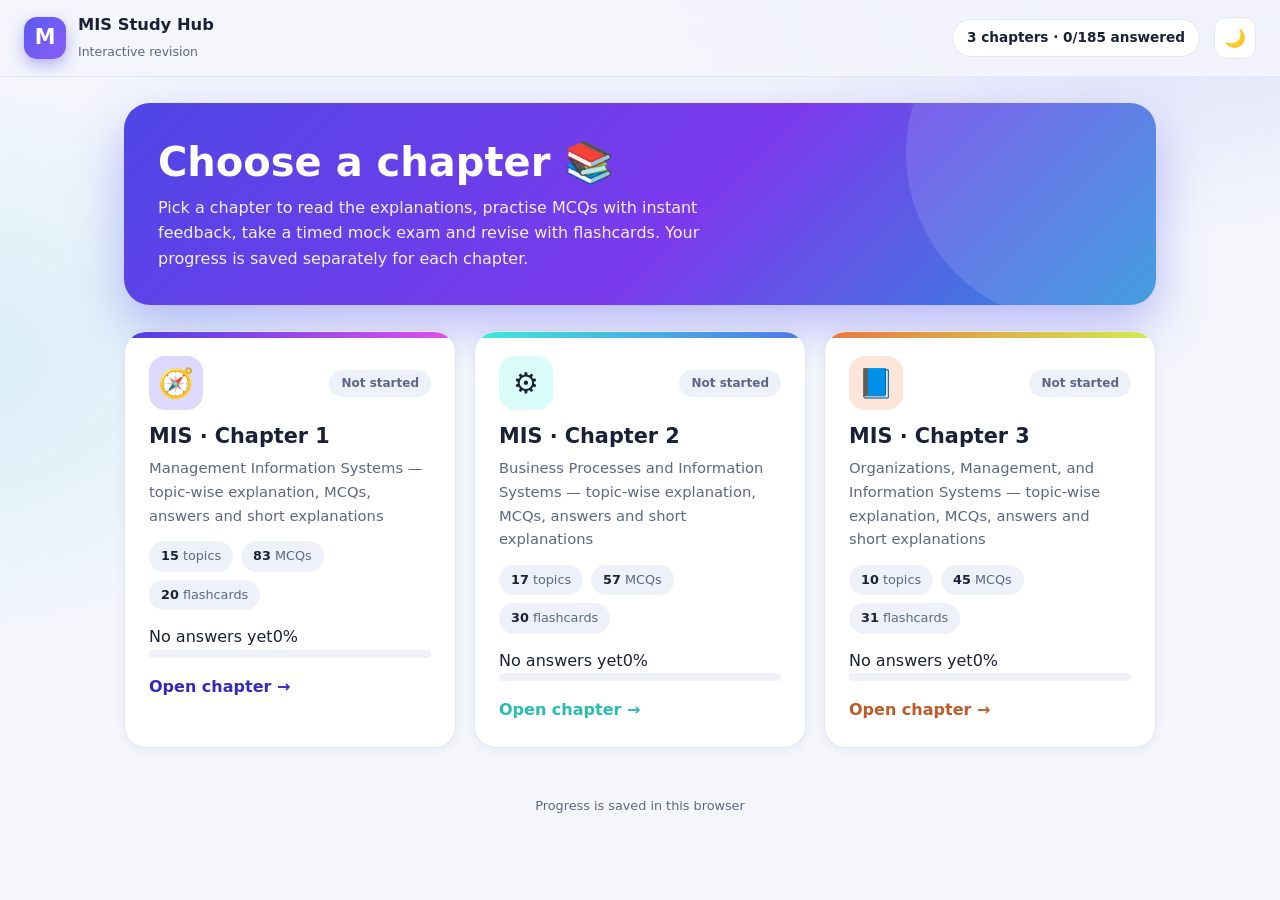
<file: mis-site/index.html>
<!DOCTYPE html>
<html lang="en" data-theme="light">
<head>
  <meta charset="UTF-8">
  <meta name="viewport" content="width=device-width, initial-scale=1">
  <title>MIS Study Hub · All Chapters</title>
  <meta name="description" content="Interactive Management Information Systems study hub: pick a chapter to study, practise MCQs and take mock exams.">
  <link rel="stylesheet" href="style.css">
</head>
<body class="lib-body">
  <header class="topbar lib-top">
    <a class="brand" href="index.html">
      <span class="logo">M</span>
      <span><b>MIS Study Hub</b><small>Interactive revision</small></span>
    </a>
    <div class="pill" id="libPill" style="margin-left:auto">…</div>
    <button id="themeBtn" class="icon-btn" aria-label="Toggle theme">🌙</button>
  </header>

  <main class="lib" id="lib">
    <section class="hero lib-hero fade">
      <div>
        <h1>Choose a chapter 📚</h1>
        <p>Pick a chapter to read the explanations, practise MCQs with instant feedback, take a timed mock exam and revise with flashcards. Your progress is saved separately for each chapter.</p>
      </div>
    </section>
    <div class="chgrid" id="chgrid"><div class="empty">Loading chapters…</div></div>
  </main>
  <footer class="foot">Progress is saved in this browser</footer>

  <script src="chapters.js"></script>
  <script src="library.js"></script>
</body>
</html>
</file>
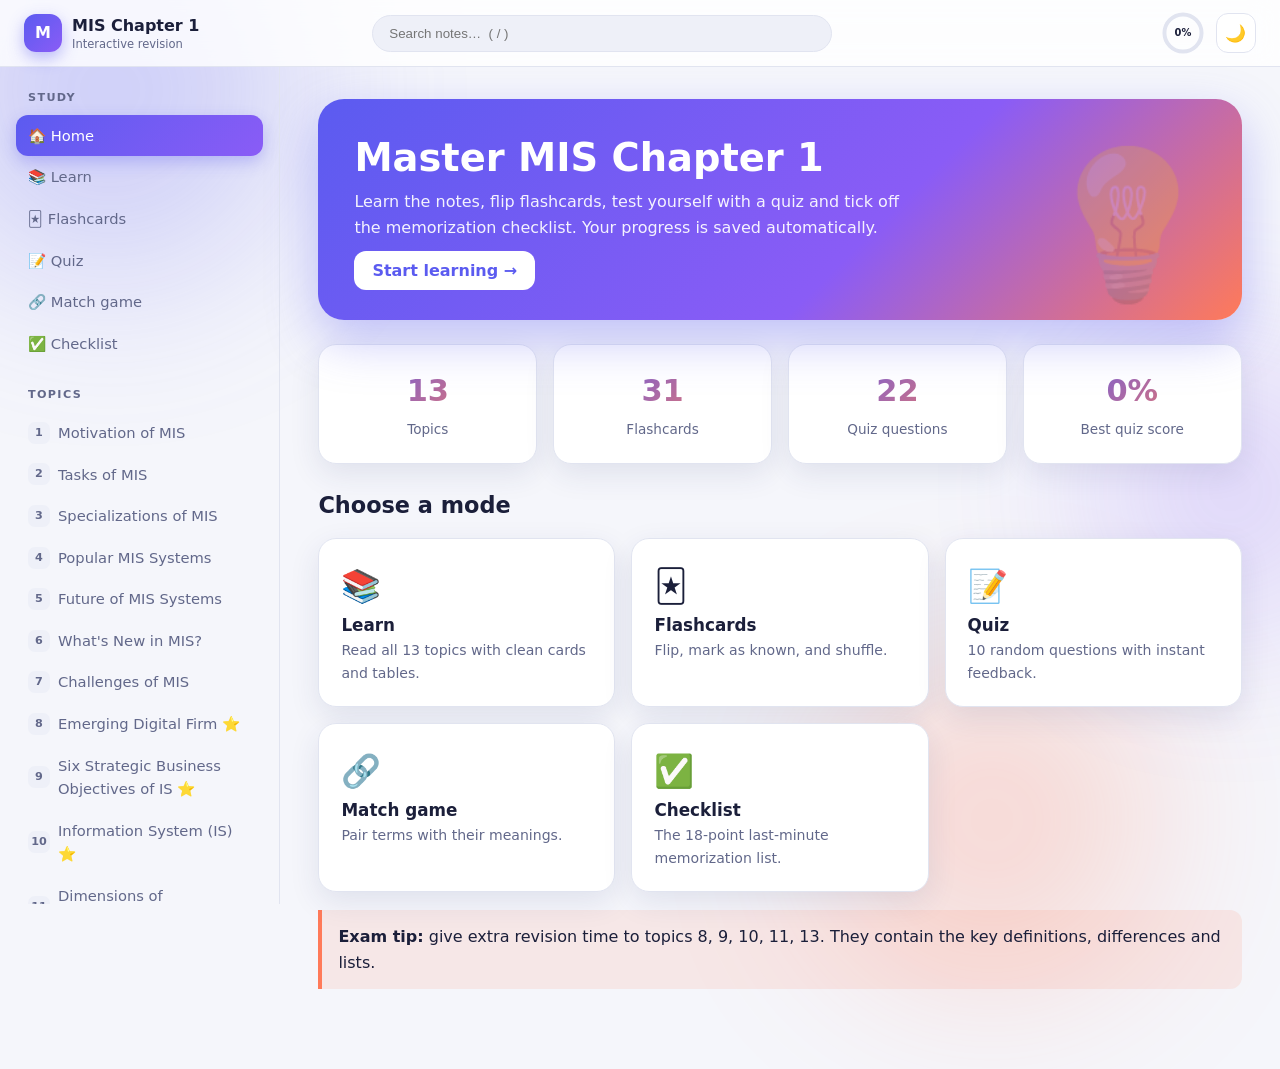
<file: MIS/index.html>
<!DOCTYPE html>
<html lang="en">
<head>
  <meta charset="UTF-8" />
  <meta name="viewport" content="width=device-width, initial-scale=1" />
  <title>MIS Chapter 1 · Interactive Revision</title>
  <link rel="stylesheet" href="style.css" />
</head>
<body>
  <div class="bg-orbs" aria-hidden="true"><span></span><span></span><span></span></div>

  <header class="topbar">
    <button id="menuBtn" class="icon-btn only-mobile" aria-label="Open menu">☰</button>
    <div class="brand"><span class="brand-logo">M</span><div><strong>MIS Chapter 1</strong><small>Interactive revision</small></div></div>
    <div class="search"><input id="search" type="search" placeholder="Search notes…  ( / )" autocomplete="off" /></div>
    <div class="top-right">
      <div class="ring" title="Overall progress">
        <svg viewBox="0 0 36 36"><circle class="ring-bg" cx="18" cy="18" r="15.9"/><circle id="ringFg" class="ring-fg" cx="18" cy="18" r="15.9"/></svg>
        <span id="ringText">0%</span>
      </div>
      <button id="themeBtn" class="icon-btn" aria-label="Toggle theme">🌙</button>
    </div>
  </header>

  <div class="layout">
    <nav id="sidebar" class="sidebar">
      <div class="nav-group">
        <p class="nav-label">Study</p>
        <a href="#/home" data-route="home">🏠 Home</a>
        <a href="#/learn" data-route="learn">📚 Learn</a>
        <a href="#/flashcards" data-route="flashcards">🃏 Flashcards</a>
        <a href="#/quiz" data-route="quiz">📝 Quiz</a>
        <a href="#/match" data-route="match">🔗 Match game</a>
        <a href="#/checklist" data-route="checklist">✅ Checklist</a>
      </div>
      <div class="nav-group">
        <p class="nav-label">Topics</p>
        <div id="topicNav"></div>
      </div>
    </nav>
    <div id="scrim" class="scrim"></div>
    <main id="view" class="view" tabindex="-1"></main>
  </div>

  <div id="toast" class="toast" role="status"></div>

  <script src="data.js"></script>
  <script src="app.js"></script>
</body>
</html>
</file>
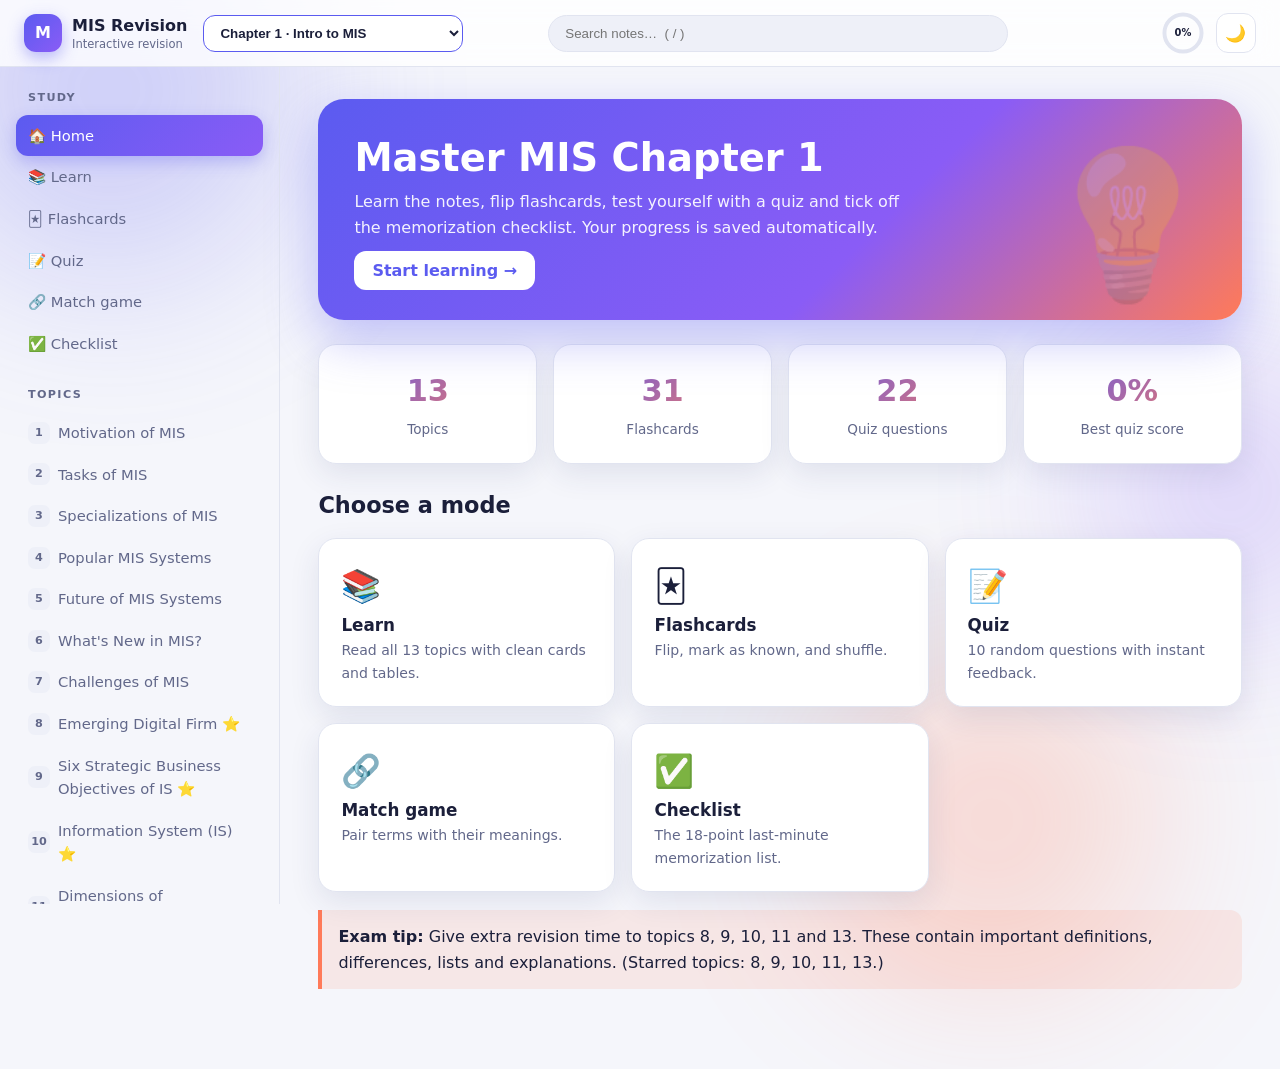
<file: MIS/2/index.html>
<!DOCTYPE html>
<html lang="en">
<head>
  <meta charset="UTF-8" />
  <meta name="viewport" content="width=device-width, initial-scale=1" />
  <title>MIS Chapter 1 · Interactive Revision</title>
  <link rel="stylesheet" href="style.css" />
</head>
<body>
  <div class="bg-orbs" aria-hidden="true"><span></span><span></span><span></span></div>

  <header class="topbar">
    <button id="menuBtn" class="icon-btn only-mobile" aria-label="Open menu">☰</button>
    <div class="brand"><span class="brand-logo">M</span><div><strong>MIS Revision</strong><small>Interactive revision</small></div></div>
    <select id="chapterSel" class="chapter-sel" aria-label="Choose chapter"></select>
    <div class="search"><input id="search" type="search" placeholder="Search notes…  ( / )" autocomplete="off" /></div>
    <div class="top-right">
      <div class="ring" title="Overall progress">
        <svg viewBox="0 0 36 36"><circle class="ring-bg" cx="18" cy="18" r="15.9"/><circle id="ringFg" class="ring-fg" cx="18" cy="18" r="15.9"/></svg>
        <span id="ringText">0%</span>
      </div>
      <button id="themeBtn" class="icon-btn" aria-label="Toggle theme">🌙</button>
    </div>
  </header>

  <div class="layout">
    <nav id="sidebar" class="sidebar">
      <div class="nav-group">
        <p class="nav-label">Study</p>
        <a href="#/home" data-route="home">🏠 Home</a>
        <a href="#/learn" data-route="learn">📚 Learn</a>
        <a href="#/flashcards" data-route="flashcards">🃏 Flashcards</a>
        <a href="#/quiz" data-route="quiz">📝 Quiz</a>
        <a href="#/match" data-route="match">🔗 Match game</a>
        <a href="#/checklist" data-route="checklist">✅ Checklist</a>
      </div>
      <div class="nav-group">
        <p class="nav-label">Topics</p>
        <div id="topicNav"></div>
      </div>
    </nav>
    <div id="scrim" class="scrim"></div>
    <main id="view" class="view" tabindex="-1"></main>
  </div>

  <div id="toast" class="toast" role="status"></div>

  <script src="data.js"></script>
  <script src="app.js"></script>
</body>
</html>
</file>
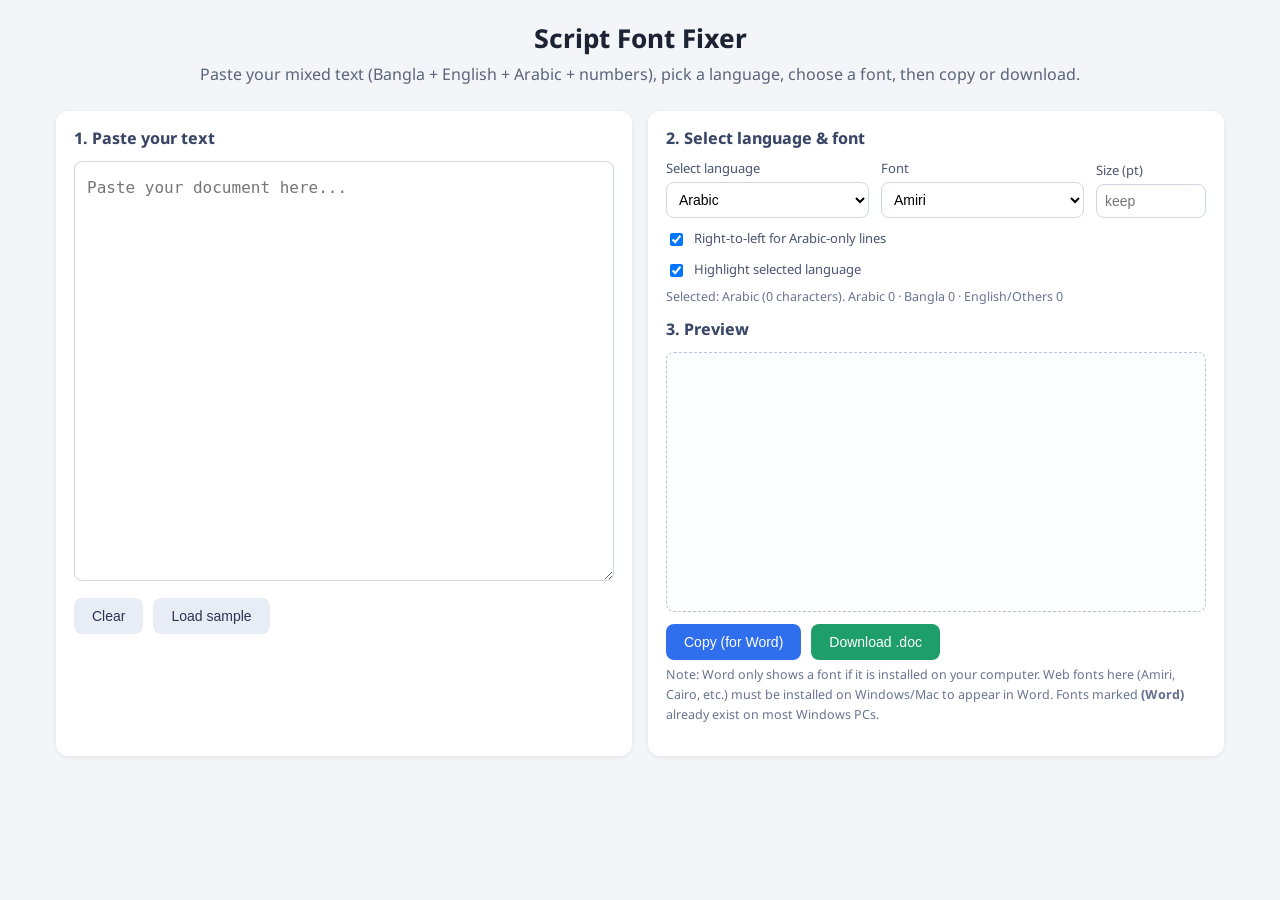
<file: font-fixer.html>
<!DOCTYPE html>
<html lang="en">
<head>
  <meta charset="UTF-8">
  <meta name="viewport" content="width=device-width, initial-scale=1">
  <title>Script Font Fixer</title>

  <!-- Popular Arabic / Bangla / English web fonts (for preview) -->
  <link rel="preconnect" href="https://fonts.googleapis.com">
  <link rel="preconnect" href="https://fonts.gstatic.com" crossorigin>
  <link href="https://fonts.googleapis.com/css2?family=Amiri:wght@400;700&family=Noto+Naskh+Arabic:wght@400;700&family=Scheherazade+New:wght@400;700&family=Lateef&family=Cairo:wght@400;700&family=Tajawal:wght@400;700&family=Almarai:wght@400;700&family=Reem+Kufi&family=Aref+Ruqaa:wght@400;700&family=Harmattan&family=El+Messiri:wght@400;700&family=Markazi+Text&family=Noto+Sans+Bengali:wght@400;700&family=Noto+Serif+Bengali:wght@400;700&family=Hind+Siliguri:wght@400;700&family=Roboto:wght@400;700&family=Open+Sans:wght@400;700&display=swap" rel="stylesheet">

  <link rel="stylesheet" href="f-f.css">
</head>
<body>
  <header>
    <h1>Script Font Fixer</h1>
    <p>Paste your mixed text (Bangla + English + Arabic + numbers), pick a language, choose a font, then copy or download.</p>
  </header>

  <main>
    <!-- LEFT: input -->
    <section class="card">
      <h2>1. Paste your text</h2>
      <textarea id="input" placeholder="Paste your document here..."></textarea>
      <div class="row">
        <button id="clearBtn" class="ghost">Clear</button>
        <button id="sampleBtn" class="ghost">Load sample</button>
      </div>
    </section>

    <!-- RIGHT: controls + output -->
    <section class="card">
      <h2>2. Select language &amp; font</h2>

      <div class="controls">
        <label>
          Select language
          <select id="scriptSelect">
            <option value="ar">Arabic</option>
            <option value="bn">Bangla</option>
            <option value="en">English / Others</option>
          </select>
        </label>

        <label>
          Font
          <select id="fontSelect"></select>
        </label>

        <label>
          Size (pt)
          <input type="number" id="sizeInput" min="6" max="96" placeholder="keep">
        </label>

        <label class="check">
          <input type="checkbox" id="rtlCheck" checked>
          Right-to-left for Arabic-only lines
        </label>

        <label class="check">
          <input type="checkbox" id="hlCheck" checked>
          Highlight selected language
        </label>
      </div>

      <p class="hint" id="statusLine"></p>

      <h2>3. Preview</h2>
      <div id="output" class="output"></div>

      <div class="row">
        <button id="copyBtn">Copy (for Word)</button>
        <button id="docBtn" class="secondary">Download .doc</button>
        <span id="msg" class="msg"></span>
      </div>

      <p class="hint">
        Note: Word only shows a font if it is installed on your computer.
        Web fonts here (Amiri, Cairo, etc.) must be installed on Windows/Mac to appear in Word.
        Fonts marked <b>(Word)</b> already exist on most Windows PCs.
      </p>
    </section>
  </main>

  <script src="f-f.js"></script>
</body>
</html>
</file>
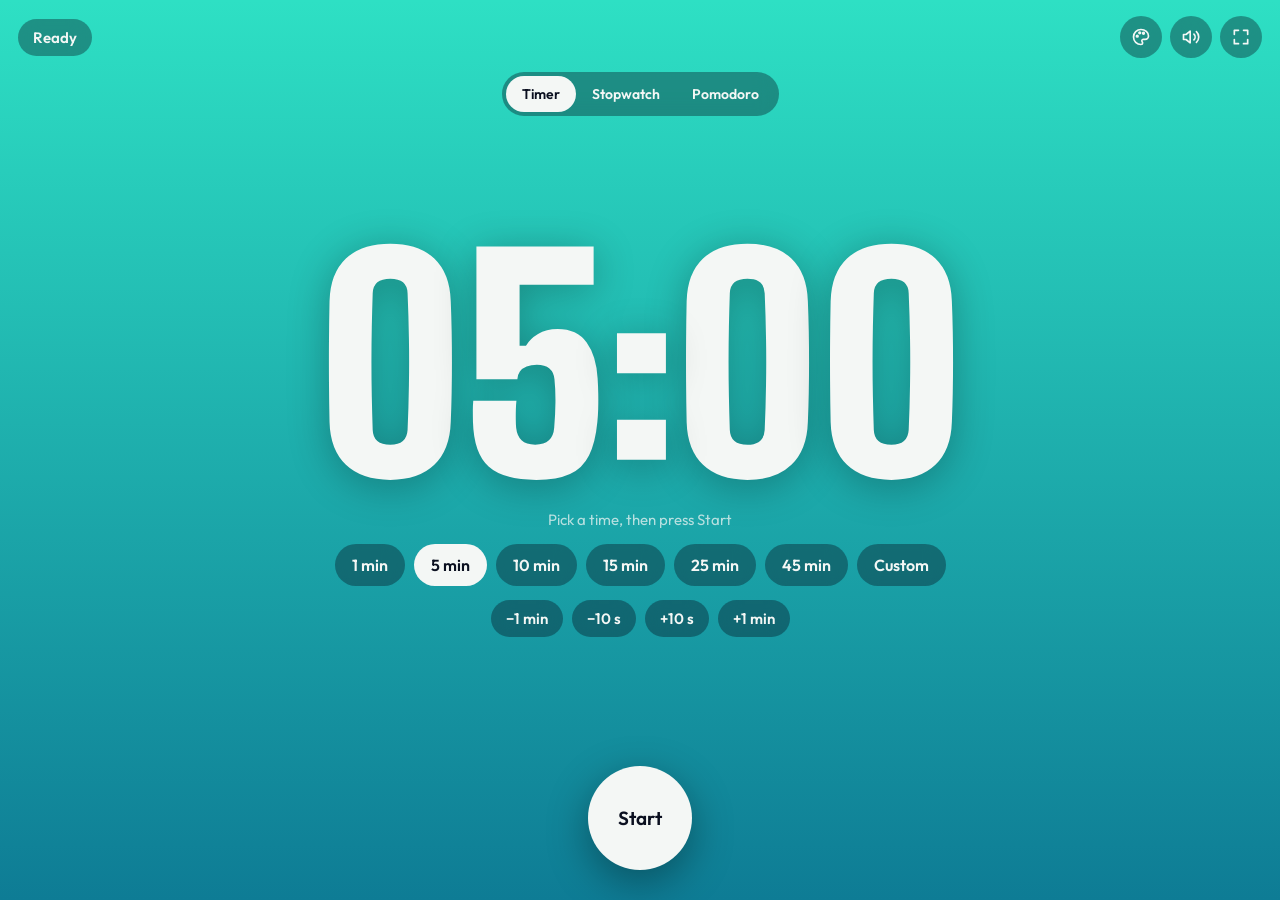
<file: index-timer.html>
<!DOCTYPE html>
<html lang="en">
<head>
<meta charset="utf-8">
<meta name="viewport" content="width=device-width, initial-scale=1, viewport-fit=cover">
<meta name="theme-color" content="#0B1020" id="tc">
<title>Tide</title>
<link rel="preconnect" href="https://fonts.googleapis.com">
<link rel="preconnect" href="https://fonts.gstatic.com" crossorigin>
<link href="https://fonts.googleapis.com/css2?family=Big+Shoulders+Display:wght@800;900&family=Outfit:wght@400;600&display=swap" rel="stylesheet">
<link rel="stylesheet" href="style-timer.css">
</head>
<body>
<main class="app idle" id="app" data-theme="ocean" data-mode="timer">
  <div class="tide" id="tide">
    <svg class="wave" viewBox="0 0 1200 40" preserveAspectRatio="none" aria-hidden="true"><path d="M0 20Q150 0 300 20T600 20T900 20T1200 20V40H0Z"/></svg>
    <svg class="wave w2" viewBox="0 0 1200 40" preserveAspectRatio="none" aria-hidden="true"><path d="M0 20Q150 40 300 20T600 20T900 20T1200 20V40H0Z"/></svg>
  </div>

  <header class="top">
    <span class="pill" id="state">Ready</span>
    <div class="icons">
      <button class="ib" id="theme" aria-label="Change theme"><svg viewBox="0 0 24 24"><path d="M12 3a9 9 0 1 0 0 18c1.2 0 2-.8 2-1.8 0-.5-.2-.9-.5-1.3-.3-.4-.5-.8-.5-1.3 0-1 .8-1.8 1.8-1.8H17a4 4 0 0 0 4-4C21 6.5 17 3 12 3z"/><circle cx="7.5" cy="11" r="1"/><circle cx="10.5" cy="7" r="1"/><circle cx="15" cy="7.5" r="1"/></svg></button>
      <button class="ib" id="snd" aria-label="Toggle sound"><svg class="on" viewBox="0 0 24 24"><path d="M11 5 6 9H3v6h3l5 4z"/><path d="M15.5 8.5a5 5 0 0 1 0 7M18.5 5.5a9 9 0 0 1 0 13"/></svg><svg class="off" viewBox="0 0 24 24"><path d="M11 5 6 9H3v6h3l5 4z"/><path d="m16 9 5 6M21 9l-5 6"/></svg></button>
      <button class="ib" id="full" aria-label="Fullscreen"><svg viewBox="0 0 24 24"><path d="M4 9V4h5M20 9V4h-5M4 15v5h5M20 15v5h-5"/></svg></button>
    </div>
  </header>

  <nav class="tabs" id="tabs" aria-label="Mode">
    <button data-mode="timer" class="on">Timer</button>
    <button data-mode="stopwatch">Stopwatch</button>
    <button data-mode="pomodoro">Pomodoro</button>
  </nav>

  <section class="mid">
    <div class="clock" id="clock" role="timer"></div>
    <div class="hint" id="hint"></div>
    <div class="dots" id="dots"></div>
    <div class="presets" id="presets"></div>
    <div class="adjust" id="adjust">
      <button class="chip" data-s="-60">−1 min</button>
      <button class="chip" data-s="-10">−10 s</button>
      <button class="chip" data-s="10">+10 s</button>
      <button class="chip" data-s="60">+1 min</button>
    </div>
    <ol class="laps" id="laps"></ol>
  </section>

  <footer class="bar">
    <button class="side" id="reset">Reset</button>
    <button class="go" id="go">Start</button>
    <button class="side" id="lap">Lap</button>
  </footer>
</main>
<script src="script-timer.js"></script>
</body>
</html>
</file>
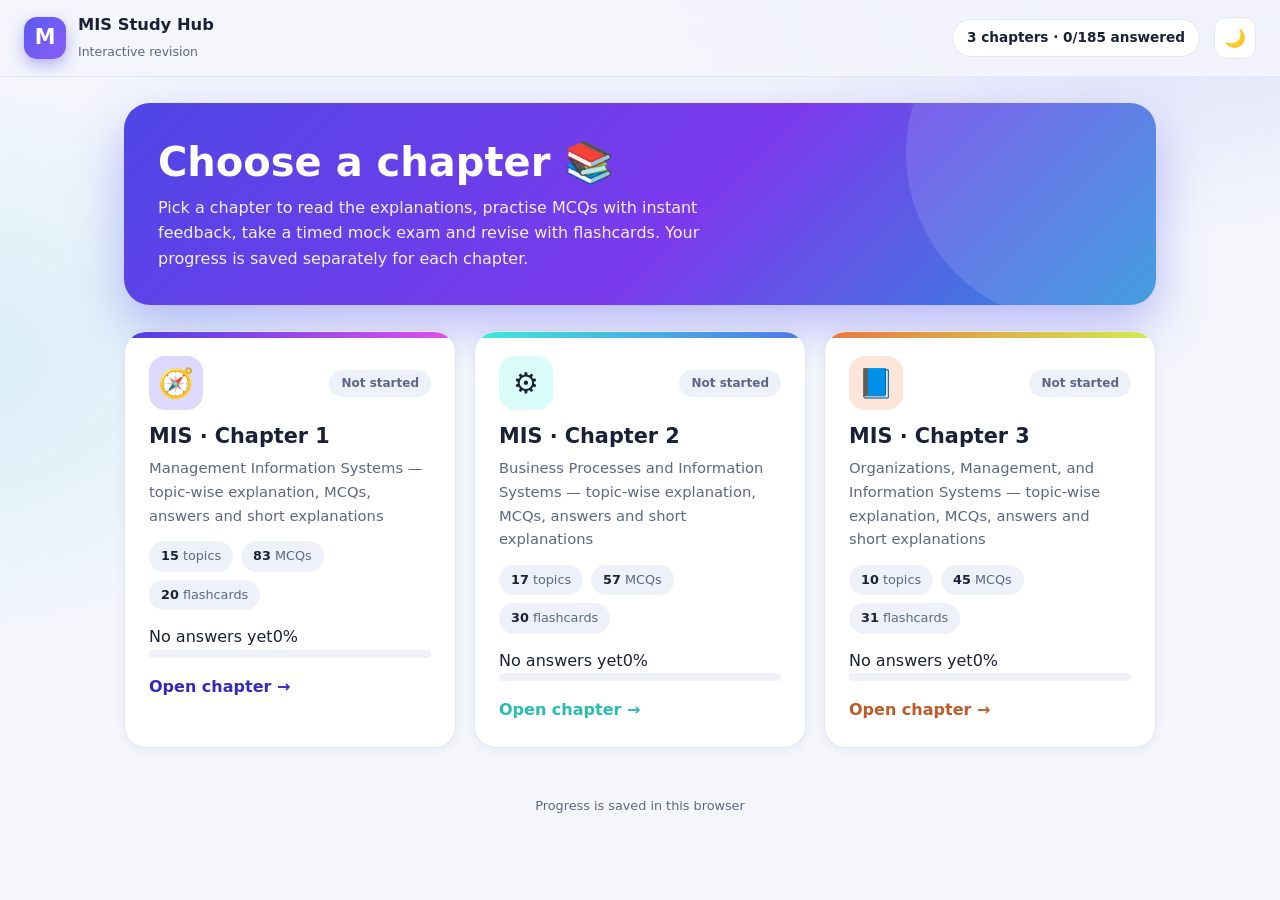
<file: mis-site/chapter.html>
<!DOCTYPE html>
<html lang="en" data-theme="light">
<head>
  <meta charset="UTF-8">
  <meta name="viewport" content="width=device-width, initial-scale=1">
  <title>Study Hub</title>
  <meta name="description" content="Interactive Management Information Systems Chapter 1 study site: topics, MCQs, mock exam, flashcards.">
  <link rel="stylesheet" href="style.css">
</head>
<body>
  <div class="app">
    <aside id="sidebar" aria-label="Navigation">
      <a class="brand" href="#/home">
        <span class="logo">M</span>
        <span><b>Loading…</b><small>Interactive Study Hub</small></span>
      </a>
      <nav id="nav"></nav>
    </aside>
    <div id="scrim" class="scrim"></div>

    <div class="main">
      <header class="topbar">
        <button id="menuBtn" class="icon-btn menu-btn" aria-label="Open menu">☰</button>
        <form id="searchForm" class="search" role="search">
          <span>🔍</span>
          <input id="searchInput" type="search" placeholder="Search topics, terms, questions…" autocomplete="off">
        </form>
        <div class="pill" id="progressPill" title="Overall progress">0 / 83</div>
        <button id="themeBtn" class="icon-btn" aria-label="Toggle theme">🌙</button>
      </header>
      <main id="view" tabindex="-1"></main>
      <footer class="foot">Built for MIS revision · progress is saved in your browser</footer>
    </div>
  </div>
  <div id="toast" class="toast" role="status"></div>

  <script src="chapters.js"></script>
  <script>
    (function () {
      var id = new URLSearchParams(location.search).get('c');
      var ch = (window.CHAPTER_LIST || []).filter(function (c) { return c.id === id; })[0];
      if (!ch) { location.replace('index.html'); return; }
      window.MIS_ID = id;
      var s = document.createElement('script');
      s.src = ch.file;
      s.onload = function () {
        window.MIS_DATA = window.MIS_CHAPTERS[id];
        var a = document.createElement('script'); a.src = 'app.js'; document.body.appendChild(a);
      };
      s.onerror = function () {
        document.getElementById('view').innerHTML = '<div class="card empty"><div class="big">⚠️</div><p>Could not load <b>' + ch.file + '</b>. Check the file path in chapters.js.</p><a class="btn primary" href="index.html">← All chapters</a></div>';
      };
      document.body.appendChild(s);
    })();
  </script>
</body>
</html>
</file>
<file: mis-site/style.css>
/* =========================================================
   MIS Chapter 1 — Styles
   ========================================================= */
:root {
  --bg: #f4f6fc;
  --surface: #ffffff;
  --surface2: #eef1fa;
  --text: #1a2036;
  --muted: #5c6784;
  --border: #e1e6f3;
  --primary: #5b5bf0;
  --primary2: #8b5cf6;
  --accent: #06b6d4;
  --good: #15803d;
  --good-bg: #dcfce7;
  --bad: #b91c1c;
  --bad-bg: #fee2e2;
  --warn: #b45309;
  --warn-bg: #fef3c7;
  --shadow: 0 10px 34px rgba(40, 50, 110, .09);
  --shadow-sm: 0 2px 10px rgba(40, 50, 110, .07);
  --radius: 18px;
  --side: 292px;
}
[data-theme="dark"] {
  --bg: #0d1120;
  --surface: #151b2f;
  --surface2: #1c2440;
  --text: #e8ecfa;
  --muted: #9aa6c7;
  --border: #263050;
  --primary: #7c7cff;
  --primary2: #a78bfa;
  --accent: #22d3ee;
  --good: #4ade80;
  --good-bg: rgba(34, 197, 94, .16);
  --bad: #f87171;
  --bad-bg: rgba(239, 68, 68, .16);
  --warn: #fbbf24;
  --warn-bg: rgba(251, 191, 36, .13);
  --shadow: 0 10px 34px rgba(0, 0, 0, .4);
  --shadow-sm: 0 2px 10px rgba(0, 0, 0, .3);
}

* { box-sizing: border-box; margin: 0; padding: 0; }
html { scroll-behavior: smooth; }
body {
  font-family: "Inter", "Segoe UI", system-ui, -apple-system, "Noto Sans", Roboto, sans-serif;
  background: var(--bg);
  color: var(--text);
  line-height: 1.6;
  -webkit-font-smoothing: antialiased;
  transition: background .3s, color .3s;
}
body::before {
  content: ""; position: fixed; inset: 0; z-index: -1; pointer-events: none;
  background:
    radial-gradient(700px 400px at 90% -5%, color-mix(in srgb, var(--primary) 16%, transparent), transparent 70%),
    radial-gradient(600px 400px at -5% 40%, color-mix(in srgb, var(--accent) 12%, transparent), transparent 70%);
}
button { font: inherit; color: inherit; cursor: pointer; border: none; background: none; }
a { color: inherit; text-decoration: none; }
h1, h2, h3, h4 { line-height: 1.25; }
mark { background: #fde68a; color: #1a2036; border-radius: 4px; padding: 0 2px; }

/* ---------- layout ---------- */
.app { display: flex; min-height: 100vh; }
#sidebar {
  position: fixed; inset: 0 auto 0 0; width: var(--side); z-index: 40;
  background: var(--surface); border-right: 1px solid var(--border);
  overflow-y: auto; padding: 18px 14px 30px; transition: transform .3s;
}
.main { flex: 1; margin-left: var(--side); min-width: 0; display: flex; flex-direction: column; }
#view { flex: 1; width: 100%; max-width: 1080px; margin: 0 auto; padding: 26px 24px 40px; outline: none; }
.foot { text-align: center; color: var(--muted); font-size: .8rem; padding: 18px; }

.brand { display: flex; align-items: center; gap: 12px; padding: 6px 8px 18px; }
.logo {
  width: 42px; height: 42px; border-radius: 13px; display: grid; place-items: center;
  font-weight: 800; font-size: 1.3rem; color: #fff;
  background: linear-gradient(135deg, var(--primary), var(--primary2));
  box-shadow: 0 6px 16px color-mix(in srgb, var(--primary) 45%, transparent);
}
.brand b { display: block; font-size: 1.02rem; }
.brand small { color: var(--muted); font-size: .78rem; }

#nav .group { font-size: .7rem; letter-spacing: .09em; text-transform: uppercase; color: var(--muted); margin: 18px 10px 6px; font-weight: 700; }
#nav a {
  display: flex; align-items: center; gap: 10px; padding: 9px 10px; border-radius: 12px;
  font-size: .92rem; color: var(--text); transition: background .2s, transform .2s;
}
#nav a:hover { background: var(--surface2); transform: translateX(2px); }
#nav a.active { background: linear-gradient(135deg, color-mix(in srgb, var(--primary) 18%, transparent), color-mix(in srgb, var(--primary2) 14%, transparent)); font-weight: 600; }
#nav .ico { width: 28px; text-align: center; font-size: 1.05rem; }
#nav .lbl { flex: 1; min-width: 0; overflow: hidden; text-overflow: ellipsis; white-space: nowrap; }
#nav .badge { font-size: .72rem; padding: 1px 8px; border-radius: 99px; background: var(--surface2); color: var(--muted); font-weight: 600; }
#nav .badge.done { background: var(--good-bg); color: var(--good); }
#nav .badge.bad { background: var(--bad-bg); color: var(--bad); }

.topbar {
  position: sticky; top: 0; z-index: 30; display: flex; align-items: center; gap: 12px;
  padding: 12px 24px; background: color-mix(in srgb, var(--bg) 82%, transparent);
  backdrop-filter: blur(14px); border-bottom: 1px solid var(--border);
}
.search { flex: 1; display: flex; align-items: center; gap: 8px; max-width: 520px; background: var(--surface); border: 1px solid var(--border); border-radius: 14px; padding: 0 14px; box-shadow: var(--shadow-sm); }
.search input { flex: 1; border: none; outline: none; background: transparent; color: var(--text); padding: 10px 0; font: inherit; }
.search:focus-within { border-color: var(--primary); box-shadow: 0 0 0 3px color-mix(in srgb, var(--primary) 22%, transparent); }
.pill { padding: 7px 14px; border-radius: 99px; background: var(--surface); border: 1px solid var(--border); font-weight: 700; font-size: .85rem; white-space: nowrap; margin-left: auto; }
.icon-btn { width: 42px; height: 42px; border-radius: 12px; background: var(--surface); border: 1px solid var(--border); font-size: 1.1rem; display: grid; place-items: center; transition: transform .2s; }
.icon-btn:hover { transform: translateY(-2px); }
.menu-btn { display: none; }
.scrim { display: none; position: fixed; inset: 0; background: rgba(8, 12, 30, .5); z-index: 35; }

/* ---------- generic ---------- */
.fade { animation: fadeUp .5s ease both; }
@keyframes fadeUp { from { opacity: 0; transform: translateY(14px); } to { opacity: 1; transform: none; } }
.card { background: var(--surface); border: 1px solid var(--border); border-radius: var(--radius); padding: 22px; box-shadow: var(--shadow-sm); }
.muted { color: var(--muted); }
.btn {
  display: inline-flex; align-items: center; gap: 8px; padding: 11px 20px; border-radius: 13px;
  font-weight: 650; background: var(--surface); border: 1px solid var(--border); transition: transform .2s, box-shadow .2s, background .2s;
}
.btn:hover { transform: translateY(-2px); box-shadow: var(--shadow-sm); }
.btn:disabled { opacity: .45; pointer-events: none; }
.btn.primary { color: #fff; border: none; background: linear-gradient(135deg, var(--primary), var(--primary2)); box-shadow: 0 8px 20px color-mix(in srgb, var(--primary) 38%, transparent); }
.btn.good { color: #fff; border: none; background: linear-gradient(135deg, #16a34a, #22c55e); }
.btn.ghost { background: transparent; }
.btn.sm { padding: 7px 14px; font-size: .88rem; border-radius: 11px; }
.link { color: var(--primary); font-weight: 600; font-size: .88rem; padding: 4px 0; }
.link:hover { text-decoration: underline; }
.row { display: flex; flex-wrap: wrap; gap: 12px; align-items: center; }
.sec-title { font-size: 1.25rem; margin: 30px 0 14px; display: flex; align-items: center; gap: 10px; }
.bar { height: 8px; border-radius: 99px; background: var(--surface2); overflow: hidden; }
.bar i { display: block; height: 100%; border-radius: 99px; background: linear-gradient(90deg, var(--primary), var(--accent)); transition: width .5s ease; }
.bar.good i { background: linear-gradient(90deg, #16a34a, #4ade80); }

/* ---------- home ---------- */
.hero {
  display: grid; grid-template-columns: 1fr auto; gap: 24px; align-items: center;
  padding: 34px; border-radius: 26px; color: #fff; position: relative; overflow: hidden;
  background: linear-gradient(135deg, #4f46e5 0%, #7c3aed 55%, #06b6d4 120%);
  box-shadow: 0 20px 50px color-mix(in srgb, var(--primary) 40%, transparent);
}
.hero::after { content: ""; position: absolute; width: 340px; height: 340px; right: -90px; top: -120px; border-radius: 50%; background: rgba(255, 255, 255, .12); }
.hero h1 { font-size: clamp(1.7rem, 3.4vw, 2.5rem); margin-bottom: 8px; }
.hero p { opacity: .92; max-width: 560px; }
.hero .row { margin-top: 20px; }
.hero .btn { background: rgba(255, 255, 255, .17); color: #fff; border: 1px solid rgba(255, 255, 255, .3); backdrop-filter: blur(6px); }
.hero .btn.primary { background: #fff; color: #4338ca; border: none; box-shadow: 0 8px 22px rgba(0, 0, 0, .2); }
.hero .ring-wrap { position: relative; z-index: 1; }
.hero .ring-bg { stroke: rgba(255, 255, 255, .25); }
.hero .ring-fg { stroke: #fff; }
.hero .ring-text { fill: #fff; }

.stats { display: grid; grid-template-columns: repeat(auto-fit, minmax(190px, 1fr)); gap: 14px; margin-top: 18px; }
.stat { background: var(--surface); border: 1px solid var(--border); border-radius: 16px; padding: 16px 18px; box-shadow: var(--shadow-sm); }
.stat b { display: block; font-size: 1.7rem; line-height: 1.2; }
.stat span { color: var(--muted); font-size: .85rem; }

.tgrid { display: grid; grid-template-columns: repeat(auto-fill, minmax(290px, 1fr)); gap: 16px; }
.tcard {
  position: relative; display: block; padding: 20px; border-radius: var(--radius); background: var(--surface);
  border: 1px solid var(--border); box-shadow: var(--shadow-sm); overflow: hidden;
  transition: transform .25s, box-shadow .25s, border-color .25s;
}
.tcard::before { content: ""; position: absolute; inset: 0 0 auto 0; height: 4px; background: hsl(var(--h) 80% 60%); }
.tcard:hover { transform: translateY(-5px); box-shadow: var(--shadow); border-color: hsl(var(--h) 70% 65%); }
.tcard .top { display: flex; align-items: center; justify-content: space-between; margin-bottom: 10px; }
.tcard .em { width: 46px; height: 46px; border-radius: 14px; display: grid; place-items: center; font-size: 1.5rem; background: hsl(var(--h) 85% 92%); }
[data-theme="dark"] .tcard .em { background: hsl(var(--h) 40% 22%); }
.tcard .num { font-weight: 800; color: var(--muted); font-size: .85rem; }
.tcard h3 { font-size: 1.02rem; margin-bottom: 6px; }
.tcard p { color: var(--muted); font-size: .88rem; min-height: 42px; }
.tcard .meta { display: flex; justify-content: space-between; font-size: .8rem; color: var(--muted); margin: 12px 0 6px; }

.tip { display: flex; gap: 14px; padding: 18px 20px; border-radius: 16px; background: var(--warn-bg); border: 1px solid color-mix(in srgb, var(--warn) 35%, transparent); margin-top: 28px; }
.tip .e { font-size: 1.5rem; }

/* ---------- topic page ---------- */
.crumbs { display: flex; gap: 8px; align-items: center; color: var(--muted); font-size: .88rem; margin-bottom: 14px; }
.crumbs a:hover { color: var(--primary); }
.thead { display: flex; gap: 18px; align-items: center; margin-bottom: 20px; }
.thead .em { width: 64px; height: 64px; border-radius: 20px; display: grid; place-items: center; font-size: 2rem; background: hsl(var(--h) 85% 92%); flex: none; }
[data-theme="dark"] .thead .em { background: hsl(var(--h) 40% 22%); }
.thead h1 { font-size: clamp(1.4rem, 2.6vw, 1.95rem); }
.thead .kicker { color: hsl(var(--h) 65% 48%); font-weight: 800; font-size: .8rem; letter-spacing: .08em; text-transform: uppercase; }

.explain-card h4 { margin: 20px 0 10px; font-size: 1.02rem; color: var(--primary); }
.explain-card h4:first-child { margin-top: 0; }
.explain-card p { margin-bottom: 10px; }
.explain-card ul, .explain-card ol { padding-left: 24px; margin-bottom: 10px; }
.explain-card li { margin: 6px 0; }
.explain-card li::marker { color: var(--primary); font-weight: 700; }
.example, .callout { padding: 14px 16px; border-radius: 14px; margin: 14px 0 4px; }
.example { background: var(--good-bg); border-left: 5px solid #22c55e; }
.callout { background: color-mix(in srgb, var(--primary) 11%, transparent); border-left: 5px solid var(--primary); }
.trio { display: grid; grid-template-columns: repeat(3, 1fr); gap: 12px; margin-bottom: 14px; }
.trio div { text-align: center; padding: 16px 8px; border-radius: 16px; font-weight: 700; background: var(--surface2); border: 1px solid var(--border); }
.trio span { display: block; font-size: 1.8rem; }
.steps, .compare, .cards2, .cards3, .sys-grid { display: grid; gap: 12px; margin: 8px 0 14px; }
.steps { grid-template-columns: repeat(auto-fit, minmax(190px, 1fr)); counter-reset: s; }
.steps div { position: relative; padding: 16px 16px 16px 52px; border-radius: 14px; background: var(--surface2); counter-increment: s; }
.steps div::before { content: counter(s); position: absolute; left: 14px; top: 14px; width: 28px; height: 28px; border-radius: 50%; display: grid; place-items: center; color: #fff; font-weight: 800; background: linear-gradient(135deg, var(--primary), var(--primary2)); }
.steps b, .steps span { display: block; }
.steps span { color: var(--muted); font-size: .9rem; }
.compare, .cards2 { grid-template-columns: repeat(auto-fit, minmax(250px, 1fr)); }
.cards3 { grid-template-columns: repeat(auto-fit, minmax(220px, 1fr)); }
.compare > div, .cards2 > div, .cards3 > div { padding: 16px; border-radius: 14px; background: var(--surface2); border: 1px solid var(--border); }
.cards3 ul { margin: 8px 0 0; padding-left: 20px; }
.cards2 p { margin: 6px 0 0; }
.sys-grid { grid-template-columns: repeat(auto-fit, minmax(230px, 1fr)); }
.sys { padding: 16px; border-radius: 16px; background: var(--surface2); border: 1px solid var(--border); }
.sys .abbr { display: inline-block; font-weight: 800; padding: 4px 12px; border-radius: 10px; color: #fff; margin-bottom: 8px; background: linear-gradient(135deg, var(--primary), var(--accent)); }
.sys b { display: block; }
.sys p { margin: 4px 0; }
.sys small { color: var(--muted); }
.chips { display: flex; flex-wrap: wrap; gap: 10px; }
.chips span { padding: 10px 14px; border-radius: 14px; background: var(--surface2); border: 1px solid var(--border); font-size: .92rem; }
.chips b { display: block; color: var(--primary); }
.obj-list { display: grid; gap: 10px; margin: 8px 0 14px; }
.obj-list > div { display: flex; gap: 14px; padding: 14px 16px; border-radius: 14px; background: var(--surface2); border: 1px solid var(--border); }
.obj-list .n { flex: none; width: 34px; height: 34px; border-radius: 50%; display: grid; place-items: center; font-weight: 800; color: #fff; background: linear-gradient(135deg, var(--primary), var(--primary2)); }
.obj-list p { margin: 2px 0; }
.obj-list small { color: var(--muted); }
.tbl { width: 100%; border-collapse: separate; border-spacing: 0; border: 1px solid var(--border); border-radius: 14px; overflow: hidden; margin: 8px 0 14px; }
.tbl th, .tbl td { padding: 11px 14px; text-align: left; border-bottom: 1px solid var(--border); }
.tbl th { background: color-mix(in srgb, var(--primary) 13%, transparent); }
.tbl tr:last-child td { border-bottom: none; }
.tbl tbody tr:hover td { background: var(--surface2); }
.flow { display: flex; flex-wrap: wrap; gap: 8px; align-items: stretch; margin: 8px 0 14px; }
.flow > div { flex: 1; min-width: 150px; padding: 14px; border-radius: 14px; background: var(--surface2); border: 1px solid var(--border); }
.flow > div.fb { border-style: dashed; }
.flow b, .flow span { display: block; }
.flow span { color: var(--muted); font-size: .88rem; }
.flow i { align-self: center; font-style: normal; font-weight: 800; color: var(--primary); }

.practice-head { display: flex; justify-content: space-between; align-items: center; flex-wrap: wrap; gap: 12px; margin: 32px 0 14px; }
.practice-head h2 { font-size: 1.3rem; }
.practice { display: grid; gap: 16px; }
.tnav { display: flex; justify-content: space-between; gap: 12px; margin-top: 30px; flex-wrap: wrap; }

/* ---------- question cards ---------- */
.qcard { background: var(--surface); border: 1px solid var(--border); border-radius: var(--radius); padding: 20px; box-shadow: var(--shadow-sm); }
.qhead { display: flex; gap: 12px; align-items: flex-start; margin-bottom: 14px; }
.qhead h4 { font-size: 1.04rem; font-weight: 650; }
.qnum { flex: none; font-weight: 800; font-size: .8rem; padding: 4px 10px; border-radius: 99px; color: #fff; background: linear-gradient(135deg, var(--primary), var(--primary2)); margin-top: 2px; }
.opts { display: grid; gap: 10px; }
.opt {
  display: flex; align-items: center; gap: 12px; text-align: left; width: 100%;
  padding: 12px 14px; border-radius: 13px; background: var(--surface2); border: 2px solid transparent;
  transition: transform .15s, border-color .2s, background .2s;
}
.opt:not(:disabled):hover { transform: translateX(4px); border-color: var(--primary); }
.opt .letter { flex: none; width: 30px; height: 30px; border-radius: 9px; display: grid; place-items: center; font-weight: 800; background: var(--surface); border: 1px solid var(--border); }
.opt.picked { border-color: var(--primary); background: color-mix(in srgb, var(--primary) 13%, transparent); }
.opt.picked .letter { background: var(--primary); color: #fff; border-color: transparent; }
.opt.correct { background: var(--good-bg); border-color: #22c55e; }
.opt.correct .letter { background: #22c55e; color: #fff; border-color: transparent; }
.opt.wrong { background: var(--bad-bg); border-color: #ef4444; animation: shake .4s; }
.opt.wrong .letter { background: #ef4444; color: #fff; border-color: transparent; }
.opt.dim { opacity: .55; }
.opt:disabled { cursor: default; }
@keyframes shake { 25% { transform: translateX(-6px); } 75% { transform: translateX(6px); } }
.explain { display: none; margin-top: 14px; padding: 12px 14px; border-radius: 12px; background: var(--surface2); border-left: 4px solid var(--primary); }
.explain.show { display: block; animation: fadeUp .35s ease; }
.explain.ok { border-left-color: #22c55e; }
.explain.no { border-left-color: #ef4444; }
.reveal { margin-top: 10px; }

/* ---------- quiz ---------- */
.quizbar { display: flex; justify-content: space-between; align-items: center; gap: 12px; margin-bottom: 12px; flex-wrap: wrap; }
.quizbar h2 { font-size: 1.25rem; }
.timer { font-variant-numeric: tabular-nums; font-weight: 800; padding: 8px 16px; border-radius: 99px; background: var(--surface); border: 1px solid var(--border); }
.timer.low { color: var(--bad); border-color: var(--bad); animation: pulse 1s infinite; }
@keyframes pulse { 50% { opacity: .55; } }
.quiz .qcard { margin: 18px 0; padding: 26px; }
.quiz .qhead h4 { font-size: 1.15rem; }
.quiznav { display: flex; justify-content: space-between; gap: 10px; margin-bottom: 20px; flex-wrap: wrap; }
.palette { background: var(--surface); border: 1px solid var(--border); border-radius: var(--radius); padding: 16px; }
.palette summary { cursor: pointer; font-weight: 700; margin-bottom: 4px; }
.pgrid { display: grid; grid-template-columns: repeat(auto-fill, minmax(40px, 1fr)); gap: 8px; margin-top: 12px; }
.pal { height: 38px; border-radius: 10px; font-weight: 700; font-size: .85rem; background: var(--surface2); border: 2px solid transparent; }
.pal.answered { background: color-mix(in srgb, var(--primary) 22%, transparent); }
.pal.ok { background: var(--good-bg); color: var(--good); }
.pal.no { background: var(--bad-bg); color: var(--bad); }
.pal.cur { border-color: var(--primary); }
.hint { font-size: .82rem; color: var(--muted); margin-top: 10px; }

/* ---------- results ---------- */
.result { text-align: center; padding: 34px 20px; }
.result h2 { font-size: 1.7rem; margin: 14px 0 4px; }
.ring { display: block; margin: 0 auto; }
.ring-bg { fill: none; stroke: var(--surface2); stroke-width: 12; }
.ring-fg { fill: none; stroke: var(--primary); stroke-width: 12; stroke-linecap: round; animation: ringin 1.3s ease-out; }
.ring-fg.good { stroke: #22c55e; }
.ring-fg.mid { stroke: #f59e0b; }
.ring-fg.low { stroke: #ef4444; }
.ring-text { font-weight: 800; font-size: 1.7rem; fill: var(--text); }
@keyframes ringin { from { stroke-dashoffset: var(--c); } }
.rstats { display: flex; justify-content: center; flex-wrap: wrap; gap: 14px; margin: 18px 0; }
.rstats div { min-width: 120px; padding: 12px 18px; border-radius: 14px; background: var(--surface2); }
.rstats b { display: block; font-size: 1.35rem; }
.rstats span { font-size: .8rem; color: var(--muted); }
.tabs { display: inline-flex; gap: 6px; padding: 5px; border-radius: 14px; background: var(--surface2); margin: 8px 0 16px; }
.tabs button { padding: 8px 16px; border-radius: 10px; font-weight: 650; font-size: .9rem; color: var(--muted); }
.tabs button.on { background: var(--surface); color: var(--text); box-shadow: var(--shadow-sm); }
.review { display: grid; gap: 14px; text-align: left; }
.ritem { padding: 16px 18px; border-radius: 16px; background: var(--surface); border: 1px solid var(--border); border-left: 6px solid var(--muted); }
.ritem.ok { border-left-color: #22c55e; }
.ritem.no { border-left-color: #ef4444; }
.ritem.skip { border-left-color: #f59e0b; }
.ritem h4 { margin-bottom: 8px; font-size: 1rem; }
.ritem .ans { font-size: .92rem; margin: 3px 0; }
.ritem .tag { display: inline-block; font-size: .72rem; font-weight: 800; padding: 2px 9px; border-radius: 99px; margin-right: 6px; }
.tag.ok { background: var(--good-bg); color: var(--good); }
.tag.no { background: var(--bad-bg); color: var(--bad); }
.tag.skip { background: var(--warn-bg); color: var(--warn); }
.ritem .why { margin-top: 8px; padding: 9px 12px; border-radius: 10px; background: var(--surface2); font-size: .9rem; }

/* ---------- flashcards & revision ---------- */
.fc-wrap { max-width: 560px; margin: 10px auto 0; }
.fc { perspective: 1200px; height: 280px; cursor: pointer; }
.fc-inner { position: relative; width: 100%; height: 100%; transition: transform .6s cubic-bezier(.4, .2, .2, 1); transform-style: preserve-3d; }
.fc.flip .fc-inner { transform: rotateY(180deg); }
.fc-face {
  position: absolute; inset: 0; display: grid; place-items: center; text-align: center; padding: 26px;
  border-radius: 24px; backface-visibility: hidden; -webkit-backface-visibility: hidden; box-shadow: var(--shadow);
}
.fc-front { background: linear-gradient(135deg, #4f46e5, #7c3aed); color: #fff; }
.fc-back { background: linear-gradient(135deg, #0891b2, #06b6d4); color: #fff; transform: rotateY(180deg); }
.fc-face small { position: absolute; top: 18px; left: 22px; opacity: .8; font-weight: 700; letter-spacing: .08em; text-transform: uppercase; font-size: .72rem; }
.fc-face b { font-size: 2rem; }
.fc-back b { font-size: 1.6rem; }
.fc-ctl { display: flex; gap: 10px; justify-content: center; flex-wrap: wrap; margin-top: 22px; }
.fc-count { text-align: center; margin-top: 16px; color: var(--muted); }

/* ---------- search ---------- */
.hit { display: block; padding: 14px 16px; border-radius: 14px; background: var(--surface); border: 1px solid var(--border); margin-bottom: 10px; transition: transform .2s, border-color .2s; }
.hit:hover { transform: translateX(4px); border-color: var(--primary); }
.hit b { display: block; }
.hit span { color: var(--muted); font-size: .9rem; }
.empty { text-align: center; padding: 50px 20px; color: var(--muted); }
.empty .big { font-size: 3rem; }

/* ---------- misc ---------- */
.toast {
  position: fixed; left: 50%; bottom: 28px; transform: translate(-50%, 30px); opacity: 0; pointer-events: none; z-index: 90;
  padding: 12px 20px; border-radius: 14px; background: #1a2036; color: #fff; font-weight: 600; box-shadow: var(--shadow); transition: .35s;
}
.toast.show { opacity: 1; transform: translate(-50%, 0); }
.confetti { position: fixed; top: -14px; width: 10px; height: 16px; z-index: 95; pointer-events: none; animation: fall linear forwards; }
@keyframes fall { to { transform: translateY(110vh) rotate(720deg); opacity: .9; } }

/* ---------- responsive ---------- */
@media (max-width: 920px) {
  #sidebar { transform: translateX(-100%); box-shadow: var(--shadow); }
  body.nav-open #sidebar { transform: none; }
  body.nav-open .scrim { display: block; }
  .main { margin-left: 0; }
  .menu-btn { display: grid; }
  .topbar { padding: 10px 14px; }
  #view { padding: 18px 14px 34px; }
  .hero { grid-template-columns: 1fr; padding: 26px 22px; }
  .hero .ring-wrap { display: none; }
  .trio { grid-template-columns: 1fr; }
  .flow i { display: none; }
}
@media (max-width: 520px) {
  .pill { display: none; }
  .thead .em { width: 52px; height: 52px; font-size: 1.6rem; }
  .quiz .qcard { padding: 18px; }
}
@media print {
  #sidebar, .topbar, .foot, .btn, .reveal, .practice-head .row { display: none !important; }
  .main { margin: 0; }
}
@media (prefers-reduced-motion: reduce) { * { animation: none !important; transition: none !important; } }

/* ---------- chapter library page ---------- */
.lib-body { min-height: 100vh; }
.lib-top { gap: 14px; }
.lib-top .brand { padding: 0; }
.lib { max-width: 1080px; margin: 0 auto; padding: 26px 24px 30px; }
.lib-hero { grid-template-columns: 1fr; margin-bottom: 26px; }
.chgrid { display: grid; grid-template-columns: repeat(auto-fill, minmax(320px, 1fr)); gap: 18px; }
.chcard {
  position: relative; display: block; padding: 24px; border-radius: 22px; background: var(--surface);
  border: 1px solid var(--border); box-shadow: var(--shadow-sm); overflow: hidden;
  transition: transform .25s, box-shadow .25s, border-color .25s;
}
.chcard::before { content: ""; position: absolute; inset: 0 0 auto 0; height: 6px; background: linear-gradient(90deg, hsl(var(--h) 80% 58%), hsl(calc(var(--h) + 50) 80% 62%)); }
.chcard:hover { transform: translateY(-6px); box-shadow: var(--shadow); border-color: hsl(var(--h) 70% 62%); }
.chcard.broken { border-style: dashed; }
.chtop { display: flex; justify-content: space-between; align-items: center; margin-bottom: 14px; }
.chicon { width: 54px; height: 54px; border-radius: 16px; display: grid; place-items: center; font-size: 1.8rem; background: hsl(var(--h) 85% 92%); }
[data-theme="dark"] .chicon { background: hsl(var(--h) 40% 22%); }
.chnum { font-weight: 800; font-size: 1.4rem; }
.chstatus { font-size: .75rem; font-weight: 700; padding: 4px 12px; border-radius: 99px; background: var(--surface2); color: var(--muted); }
.chcard h3 { font-size: 1.3rem; margin-bottom: 6px; }
.chcard p { color: var(--muted); font-size: .92rem; min-height: 46px; }
.chmeta { display: flex; flex-wrap: wrap; gap: 8px; margin: 14px 0; }
.chmeta span { padding: 5px 12px; border-radius: 99px; font-size: .8rem; background: var(--surface2); color: var(--muted); }
.chmeta b { color: var(--text); }
.chgo { display: inline-block; margin-top: 16px; font-weight: 700; color: hsl(var(--h) 65% 45%); transition: transform .2s; }
[data-theme="dark"] .chgo { color: hsl(var(--h) 80% 70%); }
.chcard:hover .chgo { transform: translateX(6px); }
@media (max-width: 520px) { .lib { padding: 18px 14px 24px; } .chgrid { grid-template-columns: 1fr; } }
</file>
<file: MIS/style.css>
:root {
  --bg: #f5f6fb; --surface: #ffffff; --surface-2: #eef0f8; --text: #1b1f3a; --muted: #62688a;
  --border: #e1e4f0; --primary: #5b5bf0; --primary-2: #8a5cf6; --accent: #ff7a59; --good: #17a673; --bad: #e5484d;
  --star: #f5a623; --shadow: 0 10px 30px rgba(40, 45, 110, .10); --radius: 18px;
}
[data-theme="dark"] {
  --bg: #0e1020; --surface: #171a30; --surface-2: #1f2340; --text: #eceefb; --muted: #9aa0c8;
  --border: #2a2f55; --shadow: 0 10px 30px rgba(0, 0, 0, .45);
}
* { box-sizing: border-box; margin: 0; }
html { scroll-behavior: smooth; }
body { font-family: "Inter", system-ui, -apple-system, "Segoe UI", Roboto, sans-serif; background: var(--bg); color: var(--text); line-height: 1.6; min-height: 100vh; transition: background .3s, color .3s; }
a { color: inherit; text-decoration: none; }
button { font: inherit; cursor: pointer; }
b { font-weight: 700; }

.bg-orbs span { position: fixed; border-radius: 50%; filter: blur(90px); opacity: .25; z-index: -1; pointer-events: none; }
.bg-orbs span:nth-child(1) { width: 380px; height: 380px; background: var(--primary); top: -100px; left: -80px; }
.bg-orbs span:nth-child(2) { width: 320px; height: 320px; background: var(--accent); bottom: -80px; right: 10%; }
.bg-orbs span:nth-child(3) { width: 260px; height: 260px; background: var(--primary-2); top: 40%; right: -80px; }

.topbar { position: sticky; top: 0; z-index: 30; display: flex; align-items: center; gap: 16px; padding: 12px 24px; background: color-mix(in srgb, var(--surface) 80%, transparent); backdrop-filter: blur(14px); border-bottom: 1px solid var(--border); }
.brand { display: flex; align-items: center; gap: 10px; }
.brand small { display: block; color: var(--muted); font-size: .72rem; margin-top: -4px; }
.brand-logo { width: 38px; height: 38px; border-radius: 12px; display: grid; place-items: center; color: #fff; font-weight: 800; background: linear-gradient(135deg, var(--primary), var(--primary-2)); box-shadow: 0 6px 16px rgba(91, 91, 240, .4); }
.search { flex: 1; max-width: 460px; margin: 0 auto; }
.search input { width: 100%; padding: 10px 16px; border-radius: 999px; border: 1px solid var(--border); background: var(--surface-2); color: var(--text); outline: none; transition: .2s; }
.search input:focus { border-color: var(--primary); box-shadow: 0 0 0 4px color-mix(in srgb, var(--primary) 20%, transparent); }
.top-right { display: flex; align-items: center; gap: 12px; margin-left: auto; }
.icon-btn { width: 40px; height: 40px; border-radius: 12px; border: 1px solid var(--border); background: var(--surface); color: var(--text); font-size: 1.05rem; transition: .2s; }
.icon-btn:hover { transform: translateY(-2px); border-color: var(--primary); }
.only-mobile { display: none; }

.ring { position: relative; width: 42px; height: 42px; }
.ring svg { width: 100%; height: 100%; transform: rotate(-90deg); }
.ring circle { fill: none; stroke-width: 3.4; }
.ring-bg { stroke: var(--border); }
.ring-fg { stroke: var(--primary); stroke-linecap: round; stroke-dasharray: 100; stroke-dashoffset: 100; transition: stroke-dashoffset .6s ease; }
.ring span { position: absolute; inset: 0; display: grid; place-items: center; font-size: .62rem; font-weight: 700; }

.layout { display: flex; max-width: 1400px; margin: 0 auto; }
.sidebar { width: 280px; flex-shrink: 0; position: sticky; top: 63px; height: calc(100vh - 63px); overflow-y: auto; padding: 22px 16px; border-right: 1px solid var(--border); }
.nav-group { margin-bottom: 22px; }
.nav-label { font-size: .7rem; letter-spacing: .12em; text-transform: uppercase; color: var(--muted); margin: 0 12px 8px; font-weight: 700; }
.sidebar a { display: flex; align-items: center; gap: 8px; padding: 9px 12px; border-radius: 12px; color: var(--muted); font-size: .92rem; transition: .18s; }
.sidebar a:hover { background: var(--surface-2); color: var(--text); }
.sidebar a.active { background: linear-gradient(135deg, var(--primary), var(--primary-2)); color: #fff; box-shadow: 0 6px 16px rgba(91, 91, 240, .3); }
.sidebar a .dot { margin-left: auto; font-size: .75rem; }
.sidebar a .num { width: 22px; height: 22px; border-radius: 7px; display: inline-grid; place-items: center; background: var(--surface-2); font-size: .7rem; font-weight: 700; flex-shrink: 0; }
.sidebar a.active .num { background: rgba(255, 255, 255, .25); }
.scrim { display: none; }

.view { flex: 1; min-width: 0; padding: 32px clamp(16px, 3vw, 44px) 80px; outline: none; animation: rise .35s ease; }
@keyframes rise { from { opacity: 0; transform: translateY(10px); } to { opacity: 1; transform: none; } }

h1 { font-size: clamp(1.7rem, 3vw, 2.4rem); line-height: 1.2; }
h2 { font-size: 1.4rem; } h3 { font-size: 1.05rem; }
.lead { color: var(--muted); margin-top: 6px; max-width: 62ch; }
.grad { background: linear-gradient(135deg, var(--primary), var(--accent)); -webkit-background-clip: text; background-clip: text; color: transparent; }

.card { background: var(--surface); border: 1px solid var(--border); border-radius: var(--radius); padding: 22px; box-shadow: var(--shadow); }
.btn { padding: 10px 18px; border-radius: 12px; border: 1px solid var(--border); background: var(--surface); color: var(--text); font-weight: 600; transition: .2s; }
.btn:hover { transform: translateY(-2px); border-color: var(--primary); }
.btn.primary { background: linear-gradient(135deg, var(--primary), var(--primary-2)); color: #fff; border: none; box-shadow: 0 8px 20px rgba(91, 91, 240, .35); }
.btn.good { background: var(--good); color: #fff; border: none; }
.btn.bad { background: var(--bad); color: #fff; border: none; }
.btn:disabled { opacity: .5; cursor: not-allowed; transform: none; }
.row { display: flex; gap: 10px; flex-wrap: wrap; align-items: center; }
.chip { display: inline-block; padding: 3px 10px; border-radius: 999px; font-size: .72rem; font-weight: 700; background: var(--surface-2); color: var(--muted); }
.chip.star { background: color-mix(in srgb, var(--star) 20%, transparent); color: var(--star); }

/* Home */
.hero { padding: 36px; border-radius: 26px; color: #fff; background: linear-gradient(135deg, var(--primary), var(--primary-2) 60%, var(--accent)); box-shadow: 0 20px 50px rgba(91, 91, 240, .35); position: relative; overflow: hidden; }
.hero::after { content: "💡"; position: absolute; right: 24px; bottom: -20px; font-size: 9rem; opacity: .18; }
.hero p { max-width: 54ch; opacity: .92; margin: 8px 0 18px; }
.hero .btn { background: #fff; color: var(--primary); border: none; }
.stats { display: grid; grid-template-columns: repeat(auto-fit, minmax(170px, 1fr)); gap: 16px; margin: 24px 0; }
.stat { text-align: center; }
.stat b { display: block; font-size: 1.9rem; background: linear-gradient(135deg, var(--primary), var(--accent)); -webkit-background-clip: text; background-clip: text; color: transparent; }
.stat span { color: var(--muted); font-size: .85rem; }
.mode-grid { display: grid; grid-template-columns: repeat(auto-fit, minmax(220px, 1fr)); gap: 16px; }
.mode { transition: .25s; cursor: pointer; }
.mode:hover { transform: translateY(-5px); border-color: var(--primary); }
.mode .big { font-size: 2rem; }
.mode p { color: var(--muted); font-size: .88rem; }

/* Learn */
.topic-grid { display: grid; grid-template-columns: repeat(auto-fill, minmax(260px, 1fr)); gap: 16px; margin-top: 22px; }
.topic-card { position: relative; cursor: pointer; transition: .25s; }
.topic-card:hover { transform: translateY(-5px); border-color: var(--primary); }
.topic-card .ico { font-size: 1.8rem; }
.topic-card p { color: var(--muted); font-size: .85rem; margin: 6px 0 10px; }
.topic-card .read { position: absolute; top: 14px; right: 14px; }
.topic-head { display: flex; align-items: flex-start; gap: 16px; flex-wrap: wrap; }
.topic-head .ico { font-size: 2.4rem; }
.section { margin-top: 20px; }
.section > h3 { margin-bottom: 12px; display: flex; align-items: center; gap: 8px; }
.section > h3::before { content: ""; width: 6px; height: 20px; border-radius: 4px; background: linear-gradient(var(--primary), var(--accent)); }
.bullets { list-style: none; padding: 0; display: grid; gap: 8px; counter-reset: n; }
.bullets li { padding: 10px 14px 10px 44px; background: var(--surface-2); border-radius: 12px; position: relative; }
.bullets li::before { content: "✓"; position: absolute; left: 14px; color: var(--good); font-weight: 800; }
.bullets.ordered li { counter-increment: n; }
.bullets.ordered li::before { content: counter(n); width: 22px; height: 22px; left: 12px; top: 10px; display: grid; place-items: center; border-radius: 50%; background: var(--primary); color: #fff; font-size: .75rem; }
.term { display: grid; grid-template-columns: minmax(150px, 1fr) 2fr; gap: 14px; padding: 12px 14px; border-radius: 12px; background: var(--surface-2); margin-bottom: 8px; transition: .2s; }
.term:hover { transform: translateX(4px); }
.term strong { color: var(--primary); }
.term.ordered { counter-increment: t; }
[data-theme="dark"] .term strong { color: #a9a9ff; }
table { width: 100%; border-collapse: collapse; overflow: hidden; border-radius: 12px; }
th { background: linear-gradient(135deg, var(--primary), var(--primary-2)); color: #fff; text-align: left; padding: 10px 14px; font-size: .85rem; }
td { padding: 10px 14px; border-bottom: 1px solid var(--border); background: var(--surface-2); }
tr:last-child td { border-bottom: none; }
.callout { padding: 14px 16px; border-left: 4px solid var(--accent); background: color-mix(in srgb, var(--accent) 12%, transparent); border-radius: 0 12px 12px 0; margin-top: 18px; }
.flow { display: flex; align-items: center; flex-wrap: wrap; gap: 8px; margin-top: 16px; }
.flow span.step { padding: 10px 16px; border-radius: 12px; background: var(--surface-2); font-weight: 700; border: 1px dashed var(--primary); animation: pop .6s both; }
.flow .arrow { color: var(--muted); }
@keyframes pop { from { transform: scale(.6); opacity: 0; } to { transform: none; opacity: 1; } }
.pager { display: flex; justify-content: space-between; gap: 10px; margin-top: 28px; flex-wrap: wrap; }
.reveal-wrap { margin-top: 10px; }
.cover { filter: blur(7px); transition: .25s; cursor: pointer; user-select: none; }
.cover.shown { filter: none; }

/* Flashcards */
.fc-wrap { max-width: 640px; margin: 24px auto 0; }
.fc-meta { display: flex; justify-content: space-between; color: var(--muted); font-size: .85rem; margin-bottom: 10px; }
.progress { height: 8px; border-radius: 99px; background: var(--surface-2); overflow: hidden; }
.progress > i { display: block; height: 100%; width: 0; background: linear-gradient(90deg, var(--primary), var(--accent)); border-radius: 99px; transition: width .4s; }
.flip { perspective: 1200px; height: 280px; margin: 18px 0; cursor: pointer; }
.flip-inner { position: relative; width: 100%; height: 100%; transition: transform .6s cubic-bezier(.3, .8, .3, 1); transform-style: preserve-3d; }
.flip.flipped .flip-inner { transform: rotateY(180deg); }
.face { position: absolute; inset: 0; backface-visibility: hidden; display: flex; flex-direction: column; align-items: center; justify-content: center; text-align: center; padding: 30px; border-radius: 24px; box-shadow: var(--shadow); border: 1px solid var(--border); font-size: 1.2rem; font-weight: 600; }
.face.front { background: var(--surface); }
.face.back { background: linear-gradient(135deg, var(--primary), var(--primary-2)); color: #fff; transform: rotateY(180deg); }
.face small { position: absolute; top: 16px; font-size: .72rem; letter-spacing: .1em; text-transform: uppercase; opacity: .7; }
.face em { position: absolute; bottom: 14px; font-size: .75rem; font-style: normal; opacity: .55; font-weight: 400; }
.center { justify-content: center; }

/* Quiz */
.quiz-wrap { max-width: 720px; margin: 24px auto 0; }
.q-text { font-size: 1.25rem; font-weight: 700; margin: 18px 0; }
.opts { display: grid; gap: 10px; }
.opt { text-align: left; padding: 14px 16px; border-radius: 14px; border: 2px solid var(--border); background: var(--surface); color: var(--text); transition: .18s; display: flex; gap: 12px; align-items: center; }
.opt:hover:not(:disabled) { border-color: var(--primary); transform: translateX(4px); }
.opt .k { width: 28px; height: 28px; border-radius: 8px; background: var(--surface-2); display: grid; place-items: center; font-weight: 700; font-size: .8rem; flex-shrink: 0; }
.opt.correct { border-color: var(--good); background: color-mix(in srgb, var(--good) 14%, var(--surface)); }
.opt.wrong { border-color: var(--bad); background: color-mix(in srgb, var(--bad) 14%, var(--surface)); animation: shake .35s; }
@keyframes shake { 25% { transform: translateX(-6px); } 75% { transform: translateX(6px); } }
.why { margin-top: 14px; padding: 12px 14px; border-radius: 12px; background: var(--surface-2); }
.score-big { font-size: 4rem; font-weight: 800; text-align: center; }
.review { display: grid; gap: 8px; margin-top: 18px; }
.review div { padding: 10px 14px; border-radius: 12px; background: var(--surface-2); font-size: .9rem; }
.review .ok { border-left: 4px solid var(--good); } .review .no { border-left: 4px solid var(--bad); }

/* Match */
.match-board { display: grid; grid-template-columns: repeat(auto-fill, minmax(170px, 1fr)); gap: 12px; margin-top: 20px; }
.tile { min-height: 74px; padding: 12px; border-radius: 14px; border: 2px solid var(--border); background: var(--surface); color: var(--text); font-weight: 600; font-size: .88rem; transition: .2s; }
.tile:hover { border-color: var(--primary); transform: translateY(-3px); }
.tile.sel { border-color: var(--primary); background: color-mix(in srgb, var(--primary) 16%, var(--surface)); }
.tile.done { border-color: var(--good); background: color-mix(in srgb, var(--good) 16%, var(--surface)); opacity: .55; pointer-events: none; }
.tile.miss { border-color: var(--bad); animation: shake .35s; }
.tile.t-term { border-bottom: 4px solid var(--primary); }
.tile.t-def { border-bottom: 4px solid var(--accent); }

/* Checklist */
.check-list { display: grid; gap: 10px; margin-top: 20px; }
.check { display: flex; align-items: center; gap: 14px; padding: 14px 16px; border-radius: 14px; background: var(--surface); border: 1px solid var(--border); cursor: pointer; transition: .2s; }
.check:hover { border-color: var(--primary); transform: translateX(4px); }
.check input { display: none; }
.box { width: 26px; height: 26px; border-radius: 8px; border: 2px solid var(--border); display: grid; place-items: center; color: transparent; transition: .2s; flex-shrink: 0; }
.check.on { background: color-mix(in srgb, var(--good) 10%, var(--surface)); }
.check.on .box { background: var(--good); border-color: var(--good); color: #fff; }
.check.on span.t { text-decoration: line-through; color: var(--muted); }

.hl { background: #ffe58a; color: #222; border-radius: 4px; padding: 0 2px; }
.results { display: grid; gap: 12px; margin-top: 18px; }
.result { cursor: pointer; transition: .2s; } .result:hover { border-color: var(--primary); transform: translateX(4px); }
.toast { position: fixed; left: 50%; bottom: 28px; transform: translate(-50%, 40px); background: var(--text); color: var(--bg); padding: 10px 20px; border-radius: 999px; font-weight: 600; opacity: 0; pointer-events: none; transition: .3s; z-index: 99; }
.toast.show { opacity: 1; transform: translate(-50%, 0); }
.confetti { position: fixed; top: -10px; width: 10px; height: 14px; z-index: 100; pointer-events: none; animation: fall linear forwards; }
@keyframes fall { to { transform: translateY(105vh) rotate(720deg); opacity: .8; } }

@media (max-width: 860px) {
  .only-mobile { display: block; }
  .brand small, .brand strong { display: none; }
  .sidebar { position: fixed; left: 0; top: 63px; z-index: 40; background: var(--surface); transform: translateX(-100%); transition: transform .3s; box-shadow: var(--shadow); }
  .sidebar.open { transform: none; }
  .scrim.show { display: block; position: fixed; inset: 63px 0 0 0; background: rgba(0, 0, 0, .4); z-index: 35; }
  .term { grid-template-columns: 1fr; gap: 2px; }
  .topbar { padding: 10px 14px; }
}
@media (prefers-reduced-motion: reduce) { * { animation: none !important; transition: none !important; } }
</file>
<file: MIS/2/style.css>
:root {
  --bg: #f5f6fb; --surface: #ffffff; --surface-2: #eef0f8; --text: #1b1f3a; --muted: #62688a;
  --border: #e1e4f0; --primary: #5b5bf0; --primary-2: #8a5cf6; --accent: #ff7a59; --good: #17a673; --bad: #e5484d;
  --star: #f5a623; --shadow: 0 10px 30px rgba(40, 45, 110, .10); --radius: 18px;
}
[data-theme="dark"] {
  --bg: #0e1020; --surface: #171a30; --surface-2: #1f2340; --text: #eceefb; --muted: #9aa0c8;
  --border: #2a2f55; --shadow: 0 10px 30px rgba(0, 0, 0, .45);
}
* { box-sizing: border-box; margin: 0; }
html { scroll-behavior: smooth; }
body { font-family: "Inter", system-ui, -apple-system, "Segoe UI", Roboto, sans-serif; background: var(--bg); color: var(--text); line-height: 1.6; min-height: 100vh; transition: background .3s, color .3s; }
a { color: inherit; text-decoration: none; }
button { font: inherit; cursor: pointer; }
b { font-weight: 700; }

.bg-orbs span { position: fixed; border-radius: 50%; filter: blur(90px); opacity: .25; z-index: -1; pointer-events: none; }
.bg-orbs span:nth-child(1) { width: 380px; height: 380px; background: var(--primary); top: -100px; left: -80px; }
.bg-orbs span:nth-child(2) { width: 320px; height: 320px; background: var(--accent); bottom: -80px; right: 10%; }
.bg-orbs span:nth-child(3) { width: 260px; height: 260px; background: var(--primary-2); top: 40%; right: -80px; }

.topbar { position: sticky; top: 0; z-index: 30; display: flex; align-items: center; gap: 16px; padding: 12px 24px; background: color-mix(in srgb, var(--surface) 80%, transparent); backdrop-filter: blur(14px); border-bottom: 1px solid var(--border); }
.brand { display: flex; align-items: center; gap: 10px; }
.brand small { display: block; color: var(--muted); font-size: .72rem; margin-top: -4px; }
.brand-logo { width: 38px; height: 38px; border-radius: 12px; display: grid; place-items: center; color: #fff; font-weight: 800; background: linear-gradient(135deg, var(--primary), var(--primary-2)); box-shadow: 0 6px 16px rgba(91, 91, 240, .4); }
.search { flex: 1; max-width: 460px; margin: 0 auto; }
.search input { width: 100%; padding: 10px 16px; border-radius: 999px; border: 1px solid var(--border); background: var(--surface-2); color: var(--text); outline: none; transition: .2s; }
.search input:focus { border-color: var(--primary); box-shadow: 0 0 0 4px color-mix(in srgb, var(--primary) 20%, transparent); }
.chapter-sel { padding: 9px 12px; border-radius: 12px; border: 1px solid var(--primary); background: var(--surface); color: var(--text); font-weight: 600; max-width: 260px; outline: none; }
.formula { padding: 18px; text-align: center; font-size: 1.25rem; font-weight: 700; border-radius: 14px; border: 2px dashed var(--primary); background: color-mix(in srgb, var(--primary) 8%, var(--surface)); }
.top-right { display: flex; align-items: center; gap: 12px; margin-left: auto; }
.icon-btn { width: 40px; height: 40px; border-radius: 12px; border: 1px solid var(--border); background: var(--surface); color: var(--text); font-size: 1.05rem; transition: .2s; }
.icon-btn:hover { transform: translateY(-2px); border-color: var(--primary); }
.only-mobile { display: none; }

.ring { position: relative; width: 42px; height: 42px; }
.ring svg { width: 100%; height: 100%; transform: rotate(-90deg); }
.ring circle { fill: none; stroke-width: 3.4; }
.ring-bg { stroke: var(--border); }
.ring-fg { stroke: var(--primary); stroke-linecap: round; stroke-dasharray: 100; stroke-dashoffset: 100; transition: stroke-dashoffset .6s ease; }
.ring span { position: absolute; inset: 0; display: grid; place-items: center; font-size: .62rem; font-weight: 700; }

.layout { display: flex; max-width: 1400px; margin: 0 auto; }
.sidebar { width: 280px; flex-shrink: 0; position: sticky; top: 63px; height: calc(100vh - 63px); overflow-y: auto; padding: 22px 16px; border-right: 1px solid var(--border); }
.nav-group { margin-bottom: 22px; }
.nav-label { font-size: .7rem; letter-spacing: .12em; text-transform: uppercase; color: var(--muted); margin: 0 12px 8px; font-weight: 700; }
.sidebar a { display: flex; align-items: center; gap: 8px; padding: 9px 12px; border-radius: 12px; color: var(--muted); font-size: .92rem; transition: .18s; }
.sidebar a:hover { background: var(--surface-2); color: var(--text); }
.sidebar a.active { background: linear-gradient(135deg, var(--primary), var(--primary-2)); color: #fff; box-shadow: 0 6px 16px rgba(91, 91, 240, .3); }
.sidebar a .dot { margin-left: auto; font-size: .75rem; }
.sidebar a .num { width: 22px; height: 22px; border-radius: 7px; display: inline-grid; place-items: center; background: var(--surface-2); font-size: .7rem; font-weight: 700; flex-shrink: 0; }
.sidebar a.active .num { background: rgba(255, 255, 255, .25); }
.scrim { display: none; }

.view { flex: 1; min-width: 0; padding: 32px clamp(16px, 3vw, 44px) 80px; outline: none; animation: rise .35s ease; }
@keyframes rise { from { opacity: 0; transform: translateY(10px); } to { opacity: 1; transform: none; } }

h1 { font-size: clamp(1.7rem, 3vw, 2.4rem); line-height: 1.2; }
h2 { font-size: 1.4rem; } h3 { font-size: 1.05rem; }
.lead { color: var(--muted); margin-top: 6px; max-width: 62ch; }
.grad { background: linear-gradient(135deg, var(--primary), var(--accent)); -webkit-background-clip: text; background-clip: text; color: transparent; }

.card { background: var(--surface); border: 1px solid var(--border); border-radius: var(--radius); padding: 22px; box-shadow: var(--shadow); }
.btn { padding: 10px 18px; border-radius: 12px; border: 1px solid var(--border); background: var(--surface); color: var(--text); font-weight: 600; transition: .2s; }
.btn:hover { transform: translateY(-2px); border-color: var(--primary); }
.btn.primary { background: linear-gradient(135deg, var(--primary), var(--primary-2)); color: #fff; border: none; box-shadow: 0 8px 20px rgba(91, 91, 240, .35); }
.btn.good { background: var(--good); color: #fff; border: none; }
.btn.bad { background: var(--bad); color: #fff; border: none; }
.btn:disabled { opacity: .5; cursor: not-allowed; transform: none; }
.row { display: flex; gap: 10px; flex-wrap: wrap; align-items: center; }
.chip { display: inline-block; padding: 3px 10px; border-radius: 999px; font-size: .72rem; font-weight: 700; background: var(--surface-2); color: var(--muted); }
.chip.star { background: color-mix(in srgb, var(--star) 20%, transparent); color: var(--star); }

/* Home */
.hero { padding: 36px; border-radius: 26px; color: #fff; background: linear-gradient(135deg, var(--primary), var(--primary-2) 60%, var(--accent)); box-shadow: 0 20px 50px rgba(91, 91, 240, .35); position: relative; overflow: hidden; }
.hero::after { content: "💡"; position: absolute; right: 24px; bottom: -20px; font-size: 9rem; opacity: .18; }
.hero p { max-width: 54ch; opacity: .92; margin: 8px 0 18px; }
.hero .btn { background: #fff; color: var(--primary); border: none; }
.stats { display: grid; grid-template-columns: repeat(auto-fit, minmax(170px, 1fr)); gap: 16px; margin: 24px 0; }
.stat { text-align: center; }
.stat b { display: block; font-size: 1.9rem; background: linear-gradient(135deg, var(--primary), var(--accent)); -webkit-background-clip: text; background-clip: text; color: transparent; }
.stat span { color: var(--muted); font-size: .85rem; }
.mode-grid { display: grid; grid-template-columns: repeat(auto-fit, minmax(220px, 1fr)); gap: 16px; }
.mode { transition: .25s; cursor: pointer; }
.mode:hover { transform: translateY(-5px); border-color: var(--primary); }
.mode .big { font-size: 2rem; }
.mode p { color: var(--muted); font-size: .88rem; }

/* Learn */
.topic-grid { display: grid; grid-template-columns: repeat(auto-fill, minmax(260px, 1fr)); gap: 16px; margin-top: 22px; }
.topic-card { position: relative; cursor: pointer; transition: .25s; }
.topic-card:hover { transform: translateY(-5px); border-color: var(--primary); }
.topic-card .ico { font-size: 1.8rem; }
.topic-card p { color: var(--muted); font-size: .85rem; margin: 6px 0 10px; }
.topic-card .read { position: absolute; top: 14px; right: 14px; }
.topic-head { display: flex; align-items: flex-start; gap: 16px; flex-wrap: wrap; }
.topic-head .ico { font-size: 2.4rem; }
.section { margin-top: 20px; }
.section > h3 { margin-bottom: 12px; display: flex; align-items: center; gap: 8px; }
.section > h3::before { content: ""; width: 6px; height: 20px; border-radius: 4px; background: linear-gradient(var(--primary), var(--accent)); }
.bullets { list-style: none; padding: 0; display: grid; gap: 8px; counter-reset: n; }
.bullets li { padding: 10px 14px 10px 44px; background: var(--surface-2); border-radius: 12px; position: relative; }
.bullets li::before { content: "✓"; position: absolute; left: 14px; color: var(--good); font-weight: 800; }
.bullets.ordered li { counter-increment: n; }
.bullets.ordered li::before { content: counter(n); width: 22px; height: 22px; left: 12px; top: 10px; display: grid; place-items: center; border-radius: 50%; background: var(--primary); color: #fff; font-size: .75rem; }
.term { display: grid; grid-template-columns: minmax(150px, 1fr) 2fr; gap: 14px; padding: 12px 14px; border-radius: 12px; background: var(--surface-2); margin-bottom: 8px; transition: .2s; }
.term:hover { transform: translateX(4px); }
.term strong { color: var(--primary); }
.term.ordered { counter-increment: t; }
[data-theme="dark"] .term strong { color: #a9a9ff; }
table { width: 100%; border-collapse: collapse; overflow: hidden; border-radius: 12px; }
th { background: linear-gradient(135deg, var(--primary), var(--primary-2)); color: #fff; text-align: left; padding: 10px 14px; font-size: .85rem; }
td { padding: 10px 14px; border-bottom: 1px solid var(--border); background: var(--surface-2); }
tr:last-child td { border-bottom: none; }
.callout { padding: 14px 16px; border-left: 4px solid var(--accent); background: color-mix(in srgb, var(--accent) 12%, transparent); border-radius: 0 12px 12px 0; margin-top: 18px; }
.flow { display: flex; align-items: center; flex-wrap: wrap; gap: 8px; margin-top: 16px; }
.flow span.step { padding: 10px 16px; border-radius: 12px; background: var(--surface-2); font-weight: 700; border: 1px dashed var(--primary); animation: pop .6s both; }
.flow .arrow { color: var(--muted); }
@keyframes pop { from { transform: scale(.6); opacity: 0; } to { transform: none; opacity: 1; } }
.pager { display: flex; justify-content: space-between; gap: 10px; margin-top: 28px; flex-wrap: wrap; }
.reveal-wrap { margin-top: 10px; }
.cover { filter: blur(7px); transition: .25s; cursor: pointer; user-select: none; }
.cover.shown { filter: none; }

/* Flashcards */
.fc-wrap { max-width: 640px; margin: 24px auto 0; }
.fc-meta { display: flex; justify-content: space-between; color: var(--muted); font-size: .85rem; margin-bottom: 10px; }
.progress { height: 8px; border-radius: 99px; background: var(--surface-2); overflow: hidden; }
.progress > i { display: block; height: 100%; width: 0; background: linear-gradient(90deg, var(--primary), var(--accent)); border-radius: 99px; transition: width .4s; }
.flip { perspective: 1200px; height: 280px; margin: 18px 0; cursor: pointer; }
.flip-inner { position: relative; width: 100%; height: 100%; transition: transform .6s cubic-bezier(.3, .8, .3, 1); transform-style: preserve-3d; }
.flip.flipped .flip-inner { transform: rotateY(180deg); }
.face { position: absolute; inset: 0; backface-visibility: hidden; display: flex; flex-direction: column; align-items: center; justify-content: center; text-align: center; padding: 30px; border-radius: 24px; box-shadow: var(--shadow); border: 1px solid var(--border); font-size: 1.2rem; font-weight: 600; }
.face.front { background: var(--surface); }
.face.back { background: linear-gradient(135deg, var(--primary), var(--primary-2)); color: #fff; transform: rotateY(180deg); }
.face small { position: absolute; top: 16px; font-size: .72rem; letter-spacing: .1em; text-transform: uppercase; opacity: .7; }
.face em { position: absolute; bottom: 14px; font-size: .75rem; font-style: normal; opacity: .55; font-weight: 400; }
.center { justify-content: center; }

/* Quiz */
.quiz-wrap { max-width: 720px; margin: 24px auto 0; }
.q-text { font-size: 1.25rem; font-weight: 700; margin: 18px 0; }
.opts { display: grid; gap: 10px; }
.opt { text-align: left; padding: 14px 16px; border-radius: 14px; border: 2px solid var(--border); background: var(--surface); color: var(--text); transition: .18s; display: flex; gap: 12px; align-items: center; }
.opt:hover:not(:disabled) { border-color: var(--primary); transform: translateX(4px); }
.opt .k { width: 28px; height: 28px; border-radius: 8px; background: var(--surface-2); display: grid; place-items: center; font-weight: 700; font-size: .8rem; flex-shrink: 0; }
.opt.correct { border-color: var(--good); background: color-mix(in srgb, var(--good) 14%, var(--surface)); }
.opt.wrong { border-color: var(--bad); background: color-mix(in srgb, var(--bad) 14%, var(--surface)); animation: shake .35s; }
@keyframes shake { 25% { transform: translateX(-6px); } 75% { transform: translateX(6px); } }
.why { margin-top: 14px; padding: 12px 14px; border-radius: 12px; background: var(--surface-2); }
.score-big { font-size: 4rem; font-weight: 800; text-align: center; }
.review { display: grid; gap: 8px; margin-top: 18px; }
.review div { padding: 10px 14px; border-radius: 12px; background: var(--surface-2); font-size: .9rem; }
.review .ok { border-left: 4px solid var(--good); } .review .no { border-left: 4px solid var(--bad); }

/* Match */
.match-board { display: grid; grid-template-columns: repeat(auto-fill, minmax(170px, 1fr)); gap: 12px; margin-top: 20px; }
.tile { min-height: 74px; padding: 12px; border-radius: 14px; border: 2px solid var(--border); background: var(--surface); color: var(--text); font-weight: 600; font-size: .88rem; transition: .2s; }
.tile:hover { border-color: var(--primary); transform: translateY(-3px); }
.tile.sel { border-color: var(--primary); background: color-mix(in srgb, var(--primary) 16%, var(--surface)); }
.tile.done { border-color: var(--good); background: color-mix(in srgb, var(--good) 16%, var(--surface)); opacity: .55; pointer-events: none; }
.tile.miss { border-color: var(--bad); animation: shake .35s; }
.tile.t-term { border-bottom: 4px solid var(--primary); }
.tile.t-def { border-bottom: 4px solid var(--accent); }

/* Checklist */
.check-list { display: grid; gap: 10px; margin-top: 20px; }
.check { display: flex; align-items: center; gap: 14px; padding: 14px 16px; border-radius: 14px; background: var(--surface); border: 1px solid var(--border); cursor: pointer; transition: .2s; }
.check:hover { border-color: var(--primary); transform: translateX(4px); }
.check input { display: none; }
.box { width: 26px; height: 26px; border-radius: 8px; border: 2px solid var(--border); display: grid; place-items: center; color: transparent; transition: .2s; flex-shrink: 0; }
.check.on { background: color-mix(in srgb, var(--good) 10%, var(--surface)); }
.check.on .box { background: var(--good); border-color: var(--good); color: #fff; }
.check.on span.t { text-decoration: line-through; color: var(--muted); }

.hl { background: #ffe58a; color: #222; border-radius: 4px; padding: 0 2px; }
.results { display: grid; gap: 12px; margin-top: 18px; }
.result { cursor: pointer; transition: .2s; } .result:hover { border-color: var(--primary); transform: translateX(4px); }
.toast { position: fixed; left: 50%; bottom: 28px; transform: translate(-50%, 40px); background: var(--text); color: var(--bg); padding: 10px 20px; border-radius: 999px; font-weight: 600; opacity: 0; pointer-events: none; transition: .3s; z-index: 99; }
.toast.show { opacity: 1; transform: translate(-50%, 0); }
.confetti { position: fixed; top: -10px; width: 10px; height: 14px; z-index: 100; pointer-events: none; animation: fall linear forwards; }
@keyframes fall { to { transform: translateY(105vh) rotate(720deg); opacity: .8; } }

@media (max-width: 860px) {
  .only-mobile { display: block; }
  .brand small, .brand strong { display: none; }
  .sidebar { position: fixed; left: 0; top: 63px; z-index: 40; background: var(--surface); transform: translateX(-100%); transition: transform .3s; box-shadow: var(--shadow); }
  .sidebar.open { transform: none; }
  .scrim.show { display: block; position: fixed; inset: 63px 0 0 0; background: rgba(0, 0, 0, .4); z-index: 35; }
  .term { grid-template-columns: 1fr; gap: 2px; }
  .topbar { padding: 10px 14px; }
}
@media (prefers-reduced-motion: reduce) { * { animation: none !important; transition: none !important; } }
</file>
<file: f-f.css>
* { box-sizing: border-box; }

body {
  margin: 0;
  font-family: "Segoe UI", "Noto Sans Bengali", Arial, sans-serif;
  background: #f3f5f9;
  color: #1c2333;
}

header {
  padding: 24px 20px 8px;
  text-align: center;
}
header h1 { margin: 0 0 6px; font-size: 26px; }
header p  { margin: 0; color: #5b6478; }

main {
  max-width: 1200px;
  margin: 16px auto 40px;
  padding: 0 16px;
  display: grid;
  grid-template-columns: 1fr 1fr;
  gap: 16px;
}
@media (max-width: 860px) {
  main { grid-template-columns: 1fr; }
}

.card {
  background: #fff;
  border-radius: 12px;
  padding: 18px;
  box-shadow: 0 1px 4px rgba(0, 0, 0, .08);
}
.card h2 { margin: 0 0 10px; font-size: 16px; color: #3a4666; }

textarea {
  width: 100%;
  min-height: 420px;
  padding: 12px;
  border: 1px solid #cfd6e4;
  border-radius: 8px;
  font-size: 16px;
  line-height: 1.7;
  resize: vertical;
}

.controls {
  display: grid;
  grid-template-columns: 1fr 1fr 110px;
  gap: 12px;
  align-items: end;
  margin-bottom: 8px;
}
.controls label { display: flex; flex-direction: column; gap: 4px; font-size: 13px; color: #4a5470; }
.controls .check { grid-column: 1 / -1; flex-direction: row; align-items: center; gap: 8px; }

select, input[type="number"] {
  padding: 8px;
  border: 1px solid #cfd6e4;
  border-radius: 8px;
  font-size: 14px;
  background: #fff;
}

.output {
  min-height: 260px;
  max-height: 420px;
  overflow: auto;
  padding: 14px;
  border: 1px dashed #b9c3d8;
  border-radius: 8px;
  background: #fcfdff;
  line-height: 1.9;
  font-size: 16px;
  margin-bottom: 12px;
}
.output p { margin: 0 0 6px; min-height: 1em; }
.output .hl { background: #fff2a8; border-radius: 3px; }

.row { display: flex; gap: 10px; align-items: center; margin-top: 10px; flex-wrap: wrap; }

button {
  padding: 10px 18px;
  border: 0;
  border-radius: 8px;
  background: #2f6fed;
  color: #fff;
  font-size: 14px;
  cursor: pointer;
}
button:hover { filter: brightness(1.08); }
button.secondary { background: #1e9e6a; }
button.ghost { background: #e8ecf5; color: #2b3552; }

.msg  { color: #1e9e6a; font-size: 13px; }
.hint { color: #6a7490; font-size: 12.5px; line-height: 1.6; margin: 6px 0 12px; }
</file>
<file: style-timer.css>
:root{--text:#F4F7F5;--muted:rgba(244,247,245,.72);--glass:rgba(8,12,26,.36);color-scheme:dark;box-sizing:border-box;
  padding-top:env(safe-area-inset-top,0px);padding-bottom:env(safe-area-inset-bottom,0px)}
*,*::before,*::after{box-sizing:inherit;margin:0;padding:0}
html{height:100%;scroll-padding-top:env(safe-area-inset-top,0px)}
body{height:100%;background:#0B1020;color:var(--text);font-family:'Outfit',system-ui,sans-serif;overflow:hidden;
  -webkit-user-select:none;user-select:none;touch-action:manipulation;-webkit-tap-highlight-color:transparent}
button{font-family:inherit;color:inherit}
button:focus-visible{outline:3px solid #fff;outline-offset:3px}

/* themes */
.app{--lvl:1;--warn-a:#FF8A66;--warn-b:#D6264A}
.app[data-theme=ocean]{--bg:#0B1020;--ta:#2EE0C4;--tb:#0E7C95}
.app[data-theme=sunset]{--bg:#1A0B1E;--ta:#FFC15A;--tb:#E4405F}
.app[data-theme=forest]{--bg:#08140E;--ta:#C4F77E;--tb:#1B8A57}
.app[data-theme=violet]{--bg:#100B24;--ta:#D2B4FF;--tb:#5B3FD1}
.app.warn[data-theme],.app.done[data-theme]{--ta:var(--warn-a);--tb:var(--warn-b)}

.app{position:fixed;inset:0;display:flex;flex-direction:column;overflow:hidden;background:var(--bg);transition:background .5s}
.tide{position:absolute;left:0;right:0;bottom:0;height:calc(var(--lvl)*100%);background:linear-gradient(180deg,var(--ta),var(--tb));transition:background .6s}
.wave{position:absolute;left:0;top:-39px;width:200%;height:40px;fill:var(--ta);animation:drift 7s linear infinite;transition:fill .6s}
.wave.w2{top:-34px;opacity:.45;animation-duration:11s;animation-direction:reverse}
.app.empty .wave{display:none}
@keyframes drift{to{transform:translateX(-50%)}}

/* header */
.top,.tabs,.mid,.bar{position:relative;z-index:2}
.top{display:flex;justify-content:space-between;align-items:center;padding:16px 18px 0;gap:10px}
.pill,.ib,.chip,.side,.tabs{background:var(--glass);backdrop-filter:blur(10px);-webkit-backdrop-filter:blur(10px)}
.pill{font-size:15px;font-weight:600;padding:9px 15px;border-radius:99px;white-space:nowrap;overflow:hidden;text-overflow:ellipsis}
.icons{display:flex;gap:8px}
.ib{width:42px;height:42px;border-radius:50%;border:0;display:grid;place-items:center;cursor:pointer}
.ib svg{width:20px;height:20px;stroke:currentColor;fill:none;stroke-width:2;stroke-linecap:round;stroke-linejoin:round}
.ib.muted .on,.ib:not(.muted) .off{display:none}

.tabs{align-self:center;margin-top:14px;display:flex;padding:4px;border-radius:99px}
.tabs button{border:0;background:none;font-size:14px;font-weight:600;padding:9px 16px;border-radius:99px;cursor:pointer;transition:background .2s,color .2s}
.tabs button.on{background:var(--text);color:#0B1020}

/* middle */
.mid{flex:1;min-height:0;display:flex;flex-direction:column;align-items:center;justify-content:center;gap:14px}
.clock{font-family:'Big Shoulders Display',Impact,'Arial Narrow',sans-serif;font-weight:900;font-size:min(46vw,32vh);line-height:.9;
  display:flex;justify-content:center;align-items:baseline;text-shadow:0 6px 40px rgba(0,0,0,.28);cursor:pointer}
.clock.long{font-size:min(31vw,24vh)}
.clock .d{display:inline-block;width:.5em;text-align:center}
.clock .c{display:inline-block;width:.24em;text-align:center;transform:translateY(-.06em)}
.clock .cs{font-size:.32em;width:1.25em;text-align:left;margin-left:.1em;opacity:.85}
.app.done .clock{animation:pulse .7s ease-in-out infinite alternate}
.app.done .tide{height:100%;animation:flash .7s ease-in-out infinite alternate}
@keyframes pulse{to{transform:scale(1.05)}}
@keyframes flash{to{opacity:.55}}
.hint{font-size:15px;color:var(--muted);text-align:center;padding:0 24px;min-height:20px}

.dots{display:none;gap:10px}
.app[data-mode=pomodoro] .dots{display:flex}
.dots i{width:12px;height:12px;border-radius:50%;border:2px solid var(--text);opacity:.55}
.dots i.on{background:var(--text);opacity:1}
.dots i.now{opacity:1;box-shadow:0 0 0 4px rgba(255,255,255,.22)}

.presets,.adjust{display:flex;gap:9px;flex-wrap:wrap;justify-content:center;padding:0 18px}
.chip{border:0;font-size:16px;font-weight:600;padding:11px 17px;border-radius:99px;cursor:pointer}
.chip.sel,.chip:active{background:var(--text);color:#0B1020}
.adjust .chip{font-size:15px;padding:9px 15px}
.app:not(.idle) .presets,.app:not(.idle) .adjust,.app[data-mode=stopwatch] .presets{display:none}
.app:not([data-mode=timer]) .adjust{display:none}

.laps{display:none;list-style:none;width:min(88vw,420px);max-height:21vh;overflow-y:auto;border-radius:18px;background:var(--glass);backdrop-filter:blur(10px);-webkit-backdrop-filter:blur(10px)}
.app[data-mode=stopwatch] .laps.has{display:block}
.laps li{display:flex;justify-content:space-between;padding:10px 18px;font-size:16px;font-variant-numeric:tabular-nums;border-bottom:1px solid rgba(255,255,255,.1)}
.laps li:last-child{border:0}
.laps li b{font-weight:600;opacity:.7}

/* controls */
.bar{display:flex;justify-content:center;align-items:center;gap:26px;padding:8px 20px 30px}
.go{width:104px;height:104px;border-radius:50%;border:0;background:var(--text);color:#0B1020;font-size:19px;font-weight:600;cursor:pointer;box-shadow:0 12px 40px rgba(0,0,0,.35);transition:transform .15s}
.side{width:64px;height:64px;border-radius:50%;border:0;font-size:14px;font-weight:600;cursor:pointer;transition:transform .15s}
.go:active,.side:active{transform:scale(.92)}
.side.hide{visibility:hidden}

@media (max-height:600px){.mid{gap:8px}.clock{font-size:28vh}.go{width:84px;height:84px}.dots,.hint{display:none}}
@media (prefers-reduced-motion:reduce){.wave,.app.done .clock,.app.done .tide{animation:none}}
</file>
